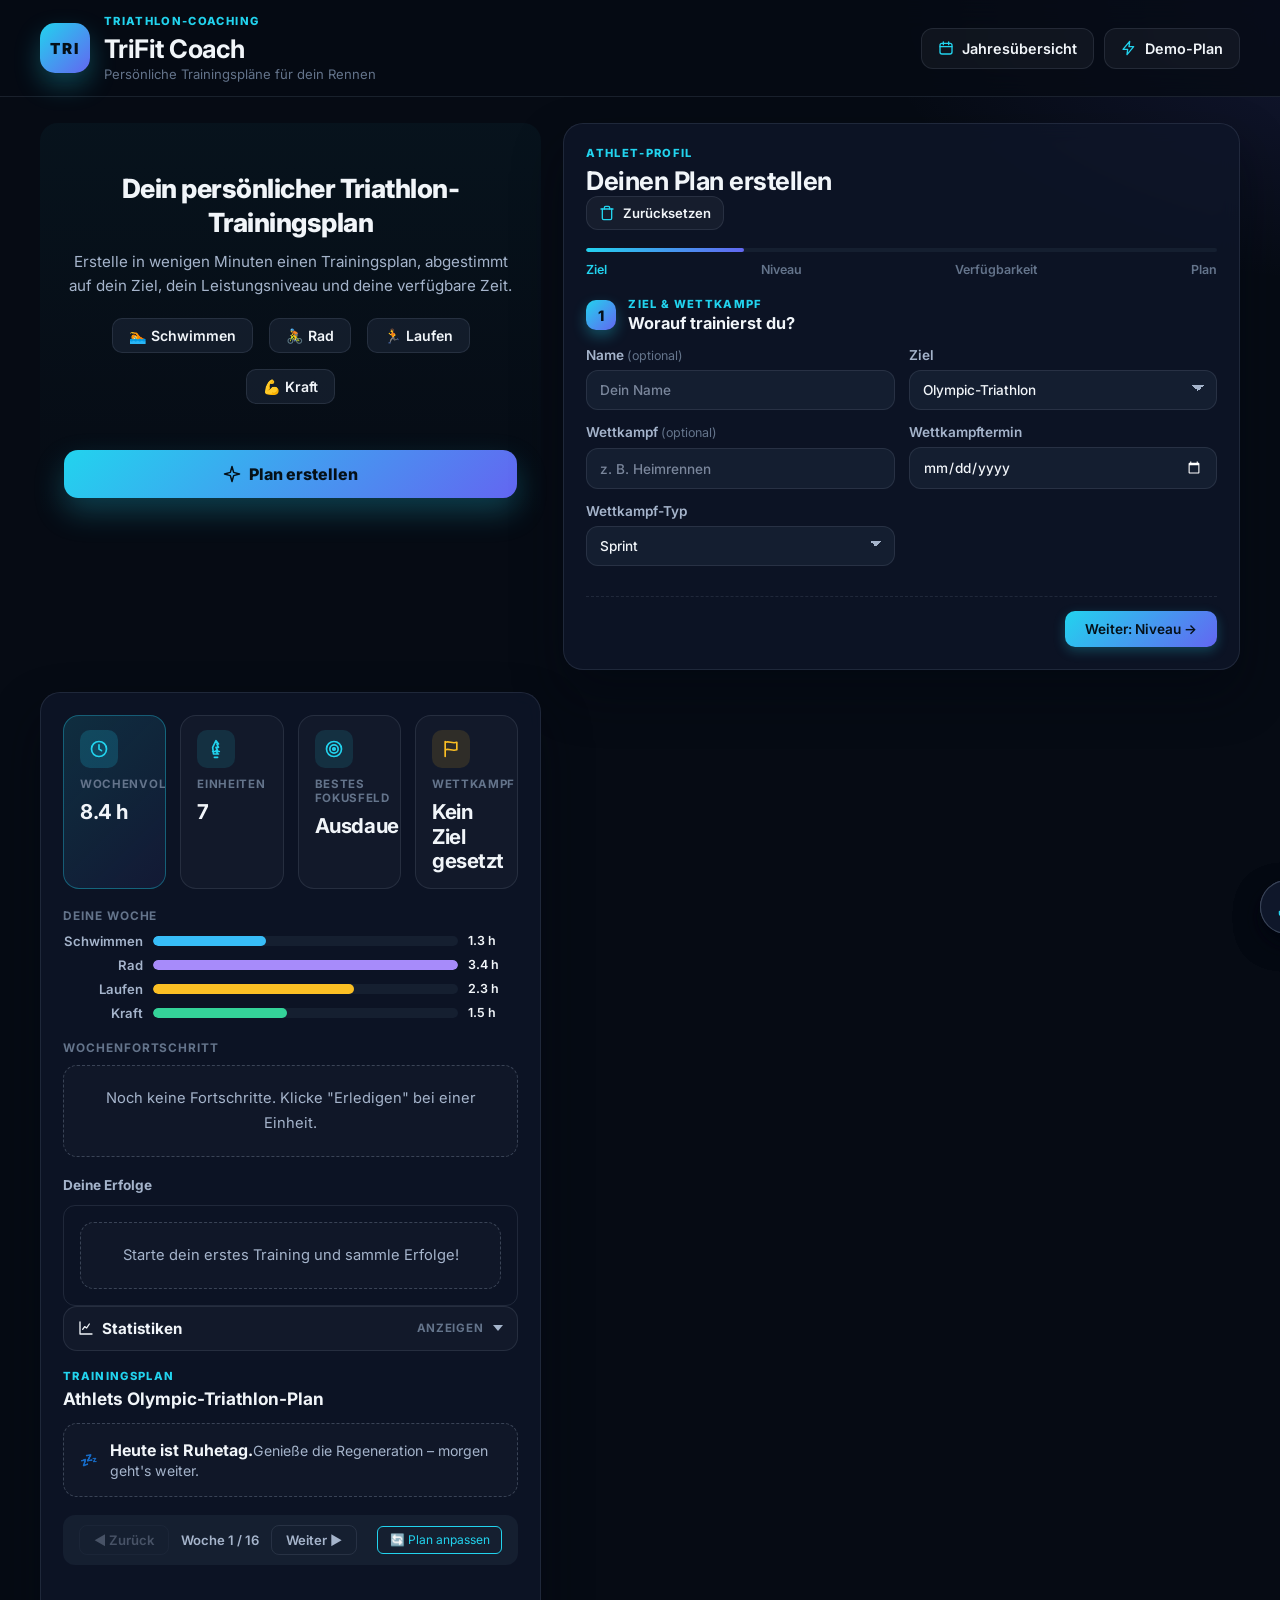
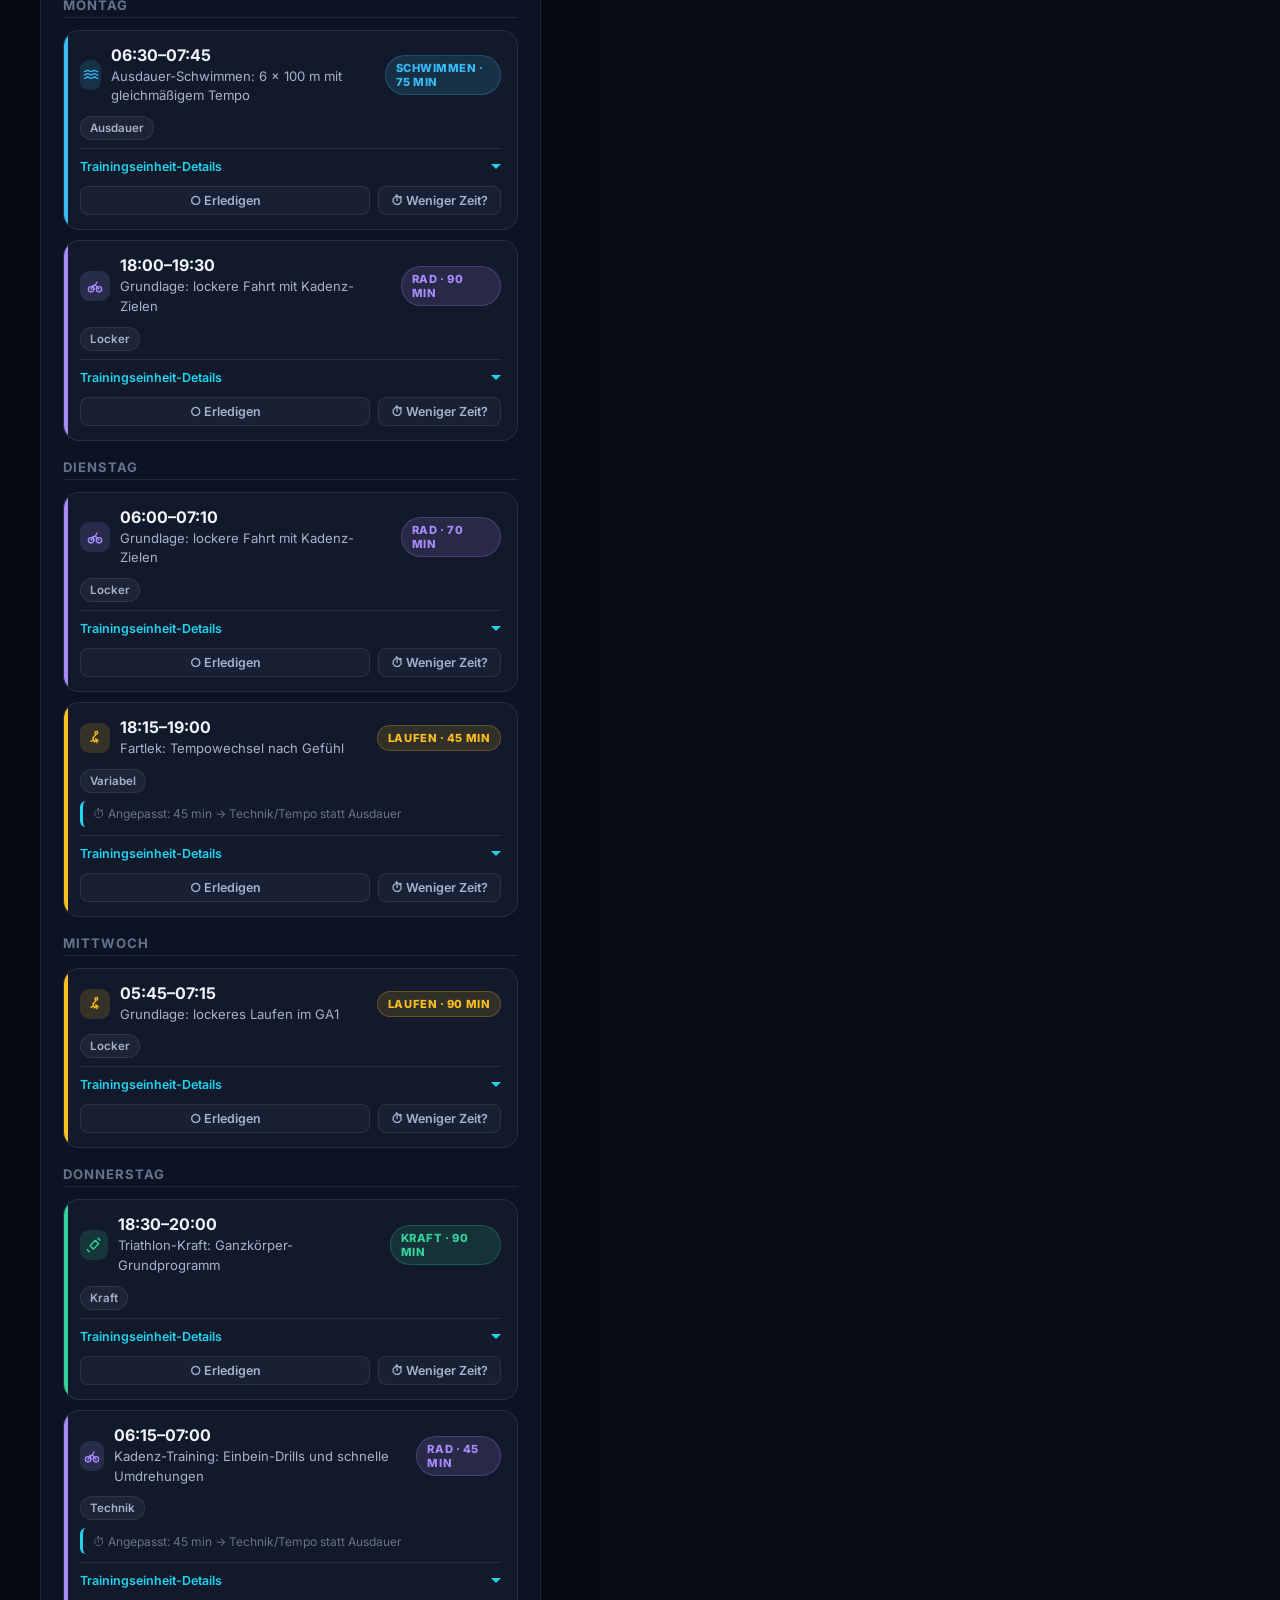
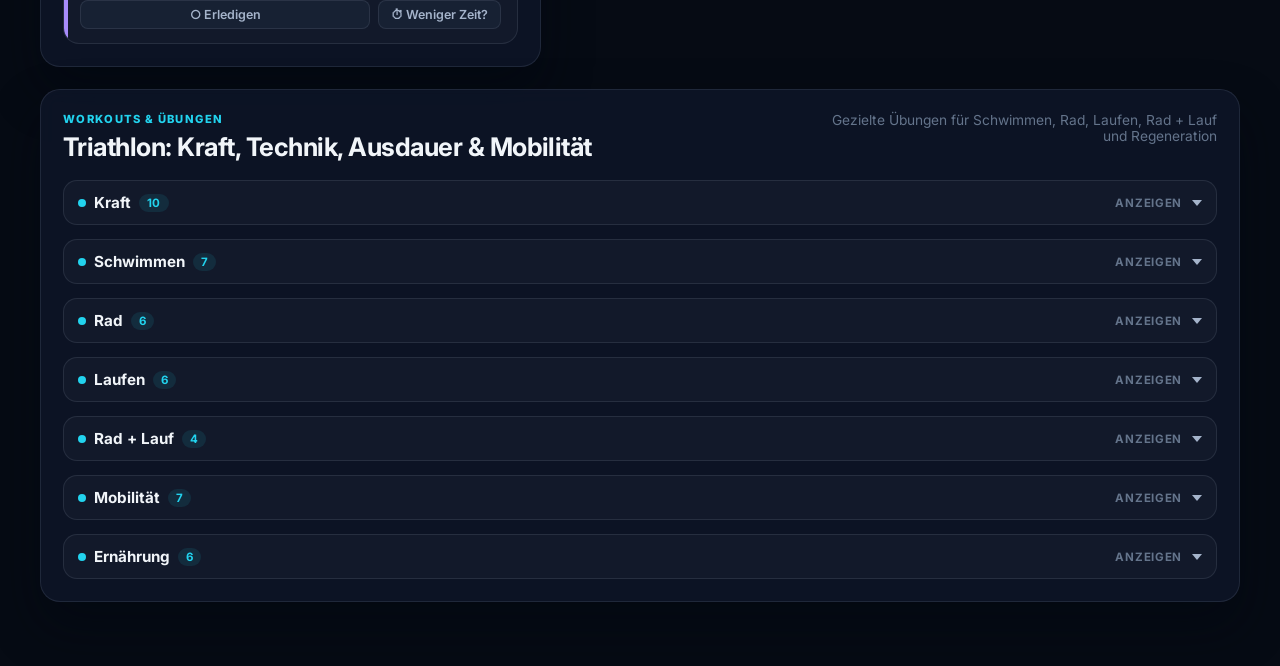
<file: index.html>
<!DOCTYPE html>
<html lang="de">
  <head>
    <meta charset="UTF-8" />
    <meta name="viewport" content="width=device-width, initial-scale=1.0" />
    <meta name="color-scheme" content="dark" />
    <title>TriFit Coach – Persönlicher Triathlon-Trainingsplan</title>
    <meta name="description" content="Persönliche Triathlon-Trainingspläne mit Verfügbarkeitskalender, Saisonplan und Kraftübungen." />
    <meta name="theme-color" content="#060b14" />
    <meta property="og:type" content="website" />
    <meta property="og:title" content="TriFit Coach" />
    <meta property="og:description" content="Persönliche Triathlon-Trainingspläne mit Verfügbarkeitskalender, Saisonplan und Kraftübungen." />
    <meta property="og:site_name" content="TriFit Coach" />
    <link rel="manifest" href="manifest.json" />
    <link rel="icon" href="data:image/svg+xml,<svg xmlns='http://www.w3.org/2000/svg' viewBox='0 0 100 100'><text y='.9em' font-size='90'>🏊</text></svg>" />
    <link rel="preconnect" href="https://fonts.googleapis.com" />
    <link rel="preconnect" href="https://fonts.gstatic.com" crossorigin />
    <link
      href="https://fonts.googleapis.com/css2?family=Inter:wght@400;500;600;700;800&display=swap"
      rel="stylesheet"
    />
    <link rel="stylesheet" href="style.css" />
  </head>
  <body>
    <header class="topbar">
      <div class="shell">
        <div class="brand-block">
          <span class="brand-badge">TRI</span>
          <div class="brand-text">
            <p class="eyebrow">Triathlon-Coaching</p>
            <h1>TriFit Coach</h1>
            <p class="tagline">Persönliche Trainingspläne für dein Rennen</p>
          </div>
        </div>
        <div class="header-actions">
          <button id="annualViewBtn" class="ghost-btn" type="button" aria-label="Jahresübersicht öffnen">
            <svg viewBox="0 0 24 24" fill="none" stroke="currentColor" stroke-width="2" stroke-linecap="round" stroke-linejoin="round" aria-hidden="true">
              <rect x="3" y="5" width="18" height="16" rx="3"></rect>
              <path d="M8 3v4M16 3v4M3 10h18"></path>
            </svg>
            Jahresübersicht
          </button>
          <button id="loadDemoBtn" class="ghost-btn" type="button" aria-label="Demo-Plan laden">
            <svg viewBox="0 0 24 24" fill="none" stroke="currentColor" stroke-width="2" stroke-linecap="round" stroke-linejoin="round" aria-hidden="true">
              <path d="M13 2 3 14h7l-1 8 10-12h-7z"></path>
            </svg>
            Demo-Plan
          </button>
        </div>
      </div>
    </header>

    <div class="page-shell">
      <main class="app-layout">
        <section class="hero-section" id="heroSection">
          <div class="hero-content">
            <h2 class="hero-title">Dein persönlicher Triathlon-Trainingsplan</h2>
            <p class="hero-subtitle">Erstelle in wenigen Minuten einen Trainingsplan, abgestimmt auf dein Ziel, dein Leistungsniveau und deine verfügbare Zeit.</p>
            <div class="hero-disciplines">
              <span class="hero-disc">🏊 Schwimmen</span>
              <span class="hero-disc">🚴 Rad</span>
              <span class="hero-disc">🏃 Laufen</span>
              <span class="hero-disc">💪 Kraft</span>
            </div>
            <button type="button" class="primary-btn hero-cta" id="heroCtaBtn">
              <svg viewBox="0 0 24 24" fill="none" stroke="currentColor" stroke-width="2" stroke-linecap="round" stroke-linejoin="round" aria-hidden="true">
                <path d="M12 2l2.2 7.8L22 12l-7.8 2.2L12 22l-2.2-7.8L2 12l7.8-2.2z"></path>
              </svg>
              Plan erstellen
            </button>
          </div>
        </section>

        <section class="panel form-panel" id="formPanel">
          <div class="panel-header">
            <div>
              <p class="section-tag">Athlet-Profil</p>
              <h2>Deinen Plan erstellen</h2>
            </div>
            <div class="header-actions">
              <button type="button" id="resetAllBtn" class="ghost-btn mini-btn" title="Alle gespeicherten Daten löschen">
                <svg viewBox="0 0 24 24" fill="none" stroke="currentColor" stroke-width="2" stroke-linecap="round" stroke-linejoin="round" aria-hidden="true"><path d="M3 6h18"/><path d="M19 6v14c0 1-1 2-2 2H7c-1 0-2-1-2-2V6"/><path d="M8 6V4c0-1 1-2 2-2h4c1 0 2 1 2 2v2"/></svg>
                Zurücksetzen
              </button>
            </div>
          </div>

          <div class="wizard-progress" id="wizardProgress">
            <div class="wizard-bar">
              <div class="wizard-fill" id="wizardFill"></div>
            </div>
            <div class="wizard-steps">
              <span class="wizard-step active" data-step="0">Ziel</span>
              <span class="wizard-step" data-step="1">Niveau</span>
              <span class="wizard-step" data-step="2">Verfügbarkeit</span>
              <span class="wizard-step" data-step="3">Plan</span>
            </div>
          </div>

          <form id="plannerForm" class="planner-form">
            <fieldset class="form-section wizard-page active" data-wizard="0">
              <div class="section-heading">
                <span class="step-badge">1</span>
                <div>
                  <p class="section-tag">Ziel & Wettkampf</p>
                  <h3>Worauf trainierst du?</h3>
                </div>
              </div>

              <div class="field-grid">
                <label>
                  <span>Name <span class="optional-tag">(optional)</span></span>
                  <input id="athleteName" name="athleteName" type="text" value="" placeholder="Dein Name" />
                </label>

                <label>
                  <span>Ziel</span>
                  <select id="goal" name="goal">
                    <option value="sprint">Sprint-Triathlon</option>
                    <option value="olympic">Olympic-Triathlon</option>
                    <option value="half">Halb-Ironman</option>
                    <option value="ironman">Ironman</option>
                  </select>
                </label>

                <label>
                  <span>Wettkampf <span class="optional-tag">(optional)</span></span>
                  <input id="eventName" name="eventName" type="text" placeholder="z. B. Heimrennen" />
                </label>

                <label>
                  <span>Wettkampftermin</span>
                  <input id="eventDate" name="eventDate" type="date" />
                </label>

                <label>
                  <span>Wettkampf-Typ</span>
                  <select id="eventType" name="eventType">
                    <option value="sprint">Sprint</option>
                    <option value="olympic">Olympic Distance</option>
                    <option value="half">Halb-Ironman</option>
                    <option value="ironman">Ironman</option>
                  </select>
                </label>
              </div>

              <div class="wizard-nav">
                <span></span>
                <button type="button" class="wizard-next-btn" data-dir="1">Weiter: Niveau →</button>
              </div>
            </fieldset>

            <fieldset class="form-section wizard-page" data-wizard="1">
              <div class="section-heading">
                <span class="step-badge">2</span>
                <div>
                  <p class="section-tag">Niveau</p>
                  <h3>Wie fit bist du in jeder Disziplin?</h3>
                </div>
              </div>

              <div class="field-grid">
                <label>
                  <span>Erfahrung</span>
                  <select id="experience" name="experience">
                    <option value="beginner">Anfänger</option>
                    <option value="intermediate" selected>Fortgeschritten</option>
                    <option value="advanced">Erfahren</option>
                  </select>
                </label>

                <label>
                  <span>Schwerpunkt</span>
                  <select id="focus" name="focus">
                    <option value="performance">Leistung</option>
                    <option value="endurance" selected>Ausdauer</option>
                    <option value="technique">Technik</option>
                    <option value="recovery">Erholung</option>
                  </select>
                </label>

                <label>
                  <span>Schwimm-Niveau</span>
                  <select id="swimLevel" name="swimLevel">
                    <option value="beginner">Anfänger</option>
                    <option value="intermediate" selected>Fortgeschritten</option>
                    <option value="advanced">Erfahren</option>
                  </select>
                </label>

                <label>
                  <span>Rad-Niveau</span>
                  <select id="bikeLevel" name="bikeLevel">
                    <option value="beginner">Anfänger</option>
                    <option value="intermediate" selected>Fortgeschritten</option>
                    <option value="advanced">Erfahren</option>
                  </select>
                </label>

                <label>
                  <span>Lauf-Niveau</span>
                  <select id="runLevel" name="runLevel">
                    <option value="beginner">Anfänger</option>
                    <option value="intermediate" selected>Fortgeschritten</option>
                    <option value="advanced">Erfahren</option>
                  </select>
                </label>

                <label>
                  <span>Trainings-Tage/Woche</span>
                  <input id="trainingDays" name="trainingDays" type="number" min="1" max="7" value="5" />
                </label>
              </div>

              <div class="wizard-nav">
                <button type="button" class="wizard-prev-btn" data-dir="-1">← Zurück</button>
                <button type="button" class="wizard-next-btn" data-dir="1">Weiter: Verfügbarkeit →</button>
              </div>
            </fieldset>

            <div class="wizard-page" data-wizard="2">
              <div class="availability-box">
                <div class="availability-header">
                  <div>
                    <p class="section-tag">Verfügbarkeit</p>
                    <h3>Wann hast du Zeit?</h3>
                  </div>
                  <span id="availabilitySummary" class="summary-pill">0 h</span>
                </div>
                <div id="timeTable" class="time-table"></div>
              </div>

              <div class="wizard-nav">
                <button type="button" class="wizard-prev-btn" data-dir="-1">← Zurück</button>
                <button type="button" class="wizard-next-btn" data-dir="1">Weiter: Leistungsdaten →</button>
              </div>
            </div>

            <fieldset class="optional-fields wizard-page" id="performanceFieldset" data-wizard="3">
              <legend>Leistungsdaten <span class="optional-tag">(optional – verbessert die Planung)</span></legend>
              <div class="form-grid-3">
                <label>
                  <span>400 m Schwimmzeit</span>
                  <input id="swimTime" name="swimTime" type="text" placeholder="z. B. 8:30" autocomplete="off" />
                </label>
                <label>
                  <span>FTP (Watt) <span class="info-tooltip" title="Functional Threshold Power – deine maximale Dauerleistung über ca. 1 Stunde. Feld leer lassen, wenn unbekannt.">ⓘ</span></span>
                  <input id="ftpWatts" name="ftpWatts" type="number" min="50" max="500" placeholder="z. B. 220" />
                </label>
                <label>
                  <span>5-km-Bestzeit</span>
                  <input id="fiveKTime" name="fiveKTime" type="text" placeholder="z. B. 24:00" autocomplete="off" />
                </label>
                <label>
                  <span>Maximale HF (bpm)</span>
                  <input id="maxHR" name="maxHR" type="number" min="120" max="220" placeholder="z. B. 185" />
                </label>
                <label>
                  <span>Ruhepuls (bpm)</span>
                  <input id="restHR" name="restHR" type="number" min="35" max="100" placeholder="z. B. 55" />
                </label>
              </div>

              <div class="wizard-nav">
                <button type="button" class="wizard-prev-btn" data-dir="-1">← Zurück</button>
                <button class="primary-btn" type="submit">
                  <svg viewBox="0 0 24 24" fill="none" stroke="currentColor" stroke-width="2" stroke-linecap="round" stroke-linejoin="round" aria-hidden="true">
                    <path d="M12 2l2.2 7.8L22 12l-7.8 2.2L12 22l-2.2-7.8L2 12l7.8-2.2z"></path>
                  </svg>
                  Plan generieren
                </button>
              </div>
            </fieldset>
          </form>
        </section>

        <section class="panel output-panel">
          <div class="summary-grid">
            <article class="summary-card accent">
              <div class="sum-icon">
                <svg viewBox="0 0 24 24" fill="none" stroke="currentColor" stroke-width="2" stroke-linecap="round" stroke-linejoin="round" aria-hidden="true">
                  <circle cx="12" cy="12" r="9"></circle>
                  <path d="M12 7v5l3 2"></path>
                </svg>
              </div>
              <span class="label">Wochenvolumen</span>
              <strong id="weeklyVolume">0 h</strong>
            </article>
            <article class="summary-card">
              <div class="sum-icon">
                <svg viewBox="0 0 24 24" fill="none" stroke="currentColor" stroke-width="2" stroke-linecap="round" stroke-linejoin="round" aria-hidden="true">
                  <path d="M9 18h6M10 22h4M8 15h8M12 2l3 4h-2l2 4h-3l2 4h-2l2 4H9l-1-8z"></path>
                </svg>
              </div>
              <span class="label">Einheiten</span>
              <strong id="workoutCount">0</strong>
            </article>
            <article class="summary-card">
              <div class="sum-icon">
                <svg viewBox="0 0 24 24" fill="none" stroke="currentColor" stroke-width="2" stroke-linecap="round" stroke-linejoin="round" aria-hidden="true">
                  <circle cx="12" cy="12" r="9"></circle>
                  <circle cx="12" cy="12" r="5"></circle>
                  <circle cx="12" cy="12" r="1.5" fill="currentColor"></circle>
                </svg>
              </div>
              <span class="label">Bestes Fokusfeld</span>
              <strong id="focusMatch">-</strong>
            </article>
            <article class="summary-card event-card">
              <div class="sum-icon">
                <svg viewBox="0 0 24 24" fill="none" stroke="currentColor" stroke-width="2" stroke-linecap="round" stroke-linejoin="round" aria-hidden="true">
                  <path d="M5 3v18M5 4c5-2 8 2 14 0v9c-6 2-9-2-14 0"></path>
                </svg>
              </div>
              <span class="label">Wettkampf</span>
              <strong id="eventSummary">Kein Ziel gesetzt</strong>
            </article>
          </div>

          <div class="discipline-breakdown" id="disciplineBreakdown">
            <h4>Deine Woche</h4>
            <div class="disc-bars" id="discBars"></div>
          </div>

          <div class="progress-panel">
            <h4>Wochenfortschritt</h4>
            <div id="progressChart" class="progress-chart"></div>
          </div>

          <div class="gamification-panel" id="gamificationPanel">
            <h4>Deine Erfolge</h4>
            <div id="gamificationContent" class="gamification-content"></div>
          </div>

          <div class="collapsible-panel">
            <button type="button" class="collapsible-toggle" aria-expanded="false" aria-controls="chartsBody">
              <span class="collapsible-title">
                <svg viewBox="0 0 24 24" fill="none" stroke="currentColor" stroke-width="2" stroke-linecap="round" stroke-linejoin="round" aria-hidden="true">
                  <path d="M3 3v18h18"></path>
                  <path d="M7 14l3-4 3 2 4-6"></path>
                </svg>
                Statistiken
              </span>
              <span class="collapsible-label">Anzeigen</span>
              <span class="collapsible-chevron"></span>
            </button>
            <div class="collapsible-body hidden" id="chartsBody">
              <div id="charts" class="charts">
                <div class="chart-block">
                  <h4>Disziplin-Fokus</h4>
                  <div id="pieChart" class="pie-chart" aria-hidden="false"></div>
                </div>
                <div class="chart-block">
                  <h4>Wochenvolumen pro Tag</h4>
                  <div id="barChart" class="bar-chart" aria-hidden="false"></div>
                </div>
              </div>
            </div>
          </div>

          <div class="result-block">
            <div class="result-header">
              <div>
                <p class="section-tag">Trainingsplan</p>
                <h3 id="planTitle">Dein Plan erscheint hier</h3>
              </div>
            </div>
            <div class="collapsible-panel hidden" id="timelinePanel">
              <button type="button" class="collapsible-toggle" aria-expanded="false" aria-controls="timelineBody">
                <span class="collapsible-title">
                  <svg viewBox="0 0 24 24" fill="none" stroke="currentColor" stroke-width="2" stroke-linecap="round" stroke-linejoin="round" aria-hidden="true">
                    <rect x="3" y="5" width="18" height="16" rx="2"></rect>
                    <path d="M3 10h18M8 3v4M16 3v4"></path>
                  </svg>
                  Saisonverlauf & Periodisierung
                </span>
                <span class="collapsible-label">Anzeigen</span>
                <span class="collapsible-chevron"></span>
              </button>
              <div class="collapsible-body hidden" id="timelineBody">
                <div id="eventPlanTimeline" class="event-plan-timeline"></div>
              </div>
            </div>
            <div id="todaySection" class="today-section"></div>
            <div id="weekPlanList" class="week-plan-list"></div>
          </div>
        </section>
      </main>

      <section class="panel strength-panel">
        <div class="panel-header split-header">
          <div>
            <p class="section-tag">Workouts & Übungen</p>
            <h2>Triathlon: Kraft, Technik, Ausdauer & Mobilität</h2>
          </div>
          <span class="helper-text">Gezielte Übungen für Schwimmen, Rad, Laufen, Rad + Lauf und Regeneration</span>
        </div>
        <div id="strengthList" class="strength-list"></div>
      </section>
    </div>

    <div id="annualModal" class="annual-modal hidden" aria-hidden="true">
      <div class="modal-card">
        <div class="modal-header">
          <div>
            <p class="section-tag">Jahresplan</p>
            <h2>Zeiten im Jahreskalender eintragen</h2>
          </div>
          <div class="modal-controls">
            <button id="prevDayBtn" class="ghost-btn mini-btn" type="button" aria-label="Vorheriger Tag">◀</button>
            <button id="todayBtn" class="ghost-btn mini-btn" type="button" aria-label="Heute">Heute</button>
            <button id="nextDayBtn" class="ghost-btn mini-btn" type="button" aria-label="Nächster Tag">▶</button>
            <button id="closeAnnualModal" class="ghost-btn mini-btn" type="button">Schließen</button>
          </div>
        </div>
        <div id="weekStrip" class="week-strip" aria-label="Woche auswählen"></div>
        <div class="modal-body">
          <div class="modal-left">
            <div id="annualEditor" class="annual-editor"></div>
            <div id="annualDayDetail" class="annual-day-detail"></div>
          </div>
          <div class="modal-right">
            <div class="grid-caption">
              <span>Jahresübersicht</span>
              <span class="grid-hint">Tag anklicken zum Bearbeiten</span>
            </div>
            <div id="annualGridModal" class="annual-grid annual-grid-modal"></div>
          </div>
        </div>
      </div>
    </div>

    <div id="confirmModal" class="modal hidden" role="dialog" aria-modal="true" aria-labelledby="confirmTitle">
      <div class="modal-backdrop" id="confirmBackdrop"></div>
      <div class="modal-body confirm-modal">
        <div class="modal-header">
          <h3 id="confirmTitle">Wirklich alles löschen?</h3>
          <button type="button" id="confirmCloseBtn" class="modal-close" aria-label="Abbrechen">&times;</button>
        </div>
        <div class="modal-content">
          <p>Alle gespeicherten Zeitfenster und Einstellungen werden gelöscht. Diese Aktion kann nicht rückgängig gemacht werden.</p>
        </div>
        <div class="modal-controls">
          <button type="button" id="confirmCancelBtn" class="ghost-btn">Abbrechen</button>
          <button type="button" id="confirmOkBtn" class="danger-btn">Ja, alles löschen</button>
        </div>
      </div>
    </div>

    <div id="fabContainer" class="fab-container">
      <button class="fab" data-action="annual" title="Jahresübersicht öffnen" aria-label="Jahresübersicht öffnen">
        <svg viewBox="0 0 24 24" fill="none" stroke="currentColor" stroke-width="2" stroke-linecap="round" stroke-linejoin="round" aria-hidden="true">
          <rect x="3" y="5" width="18" height="16" rx="3"></rect>
          <path d="M8 3v4M16 3v4M3 10h18"></path>
        </svg>
      </button>
      <button class="fab" data-action="demo" title="Demo-Plan laden" aria-label="Demo-Plan laden">
        <svg viewBox="0 0 24 24" fill="none" stroke="currentColor" stroke-width="2" stroke-linecap="round" stroke-linejoin="round" aria-hidden="true">
          <path d="M13 2 3 14h7l-1 8 10-12h-7z"></path>
        </svg>
      </button>
      <button class="fab" data-action="export" title="Export (JSON)" aria-label="Plan als JSON exportieren">
        <svg viewBox="0 0 24 24" fill="none" stroke="currentColor" stroke-width="2" stroke-linecap="round" stroke-linejoin="round" aria-hidden="true">
          <path d="M12 3v10m0 0l-4-4m4 4l4-4"></path>
          <path d="M4 17v2a2 2 0 0 0 2 2h12a2 2 0 0 0 2-2v-2"></path>
        </svg>
      </button>
    </div>

    <script src="script.js"></script>
    <script>
      if ('serviceWorker' in navigator) {
        window.addEventListener('load', () => {
          navigator.serviceWorker.register('sw.js').catch(() => {});
        });
      }
    </script>
  </body>
</html>
</file>
<file: style.css>
:root {
  --bg: #060b14;
  --surface: rgba(15, 23, 42, 0.78);
  --surface-solid: #0f172a;
  --surface-2: rgba(30, 41, 59, 0.55);
  --card: rgba(255, 255, 255, 0.028);
  --card-hover: rgba(255, 255, 255, 0.05);
  --border: rgba(148, 163, 184, 0.15);
  --border-strong: rgba(148, 163, 184, 0.32);
  --text: #f1f5f9;
  --text-2: #a5b4cb;
  --text-3: #64748b;
  --brand: #22d3ee;
  --accent: #22d3ee;
  --brand-2: #818cf8;
  --brand-grad: linear-gradient(135deg, #22d3ee 0%, #6366f1 100%);
  --swim: #38bdf8;
  --bike: #a78bfa;
  --run: #fbbf24;
  --strength: #34d399;
  --rest: #f87171;
  --success: #34d399;
  --error: #fb7185;
  --focus-ring: 0 0 0 3px rgba(34, 211, 238, 0.25);
  --radius: 14px;
  --radius-lg: 20px;
  --shadow: 0 24px 50px rgba(2, 6, 16, 0.45);
  --font: "Inter", system-ui, -apple-system, "Segoe UI", sans-serif;
}

* {
  box-sizing: border-box;
}

html {
  scroll-behavior: smooth;
  scrollbar-color: rgba(148, 163, 184, 0.3) transparent;
}

body {
  margin: 0;
  min-height: 100vh;
  font-family: var(--font);
  color: var(--text);
  background:
    radial-gradient(1100px 500px at 15% -10%, rgba(56, 189, 248, 0.16), transparent 60%),
    radial-gradient(900px 480px at 110% 0%, rgba(99, 102, 241, 0.16), transparent 60%),
    radial-gradient(800px 500px at 50% 110%, rgba(52, 211, 153, 0.07), transparent 60%),
    var(--bg);
}

::selection {
  background: rgba(34, 211, 238, 0.3);
}

button,
input,
select {
  font: inherit;
}

:focus-visible {
  outline: 2px solid var(--brand);
  outline-offset: 2px;
}

::-webkit-scrollbar {
  width: 10px;
  height: 10px;
}

::-webkit-scrollbar-thumb {
  background: rgba(148, 163, 184, 0.25);
  border-radius: 999px;
  border: 2px solid transparent;
  background-clip: content-box;
}

::-webkit-scrollbar-thumb:hover {
  background: rgba(148, 163, 184, 0.45);
  border: 2px solid transparent;
  background-clip: content-box;
}

/* ---------- Layout ---------- */

.page-shell {
  width: min(1200px, calc(100% - 32px));
  margin: 0 auto;
  padding: 26px 0 64px;
}

.app-layout {
  display: grid;
  grid-template-columns: minmax(320px, 1fr) minmax(0, 1.35fr);
  gap: 22px;
  align-items: start;
}

/* ---------- Top bar ---------- */

.topbar {
  position: sticky;
  top: 0;
  z-index: 40;
  background: rgba(6, 11, 20, 0.78);
  backdrop-filter: blur(14px);
  -webkit-backdrop-filter: blur(14px);
  border-bottom: 1px solid var(--border);
}

.shell {
  width: min(1200px, calc(100% - 32px));
  margin: 0 auto;
  padding: 14px 0;
  display: flex;
  justify-content: space-between;
  align-items: center;
  gap: 16px;
}

.brand-block {
  display: flex;
  align-items: center;
  gap: 14px;
}

.brand-badge {
  display: grid;
  place-items: center;
  width: 50px;
  height: 50px;
  border-radius: 15px;
  background: var(--brand-grad);
  color: #051018;
  font-weight: 900;
  letter-spacing: 0.15em;
  font-size: 0.95rem;
  box-shadow: 0 12px 26px rgba(34, 211, 238, 0.28);
}

.brand-text h1 {
  margin: 0;
  font-size: clamp(1.5rem, 2vw, 2rem);
  letter-spacing: -0.02em;
}

.tagline {
  margin: 2px 0 0;
  color: var(--text-3);
  font-size: 0.82rem;
}

.header-actions {
  display: flex;
  align-items: center;
  gap: 10px;
  flex-wrap: wrap;
}

/* ---------- Typography ---------- */

h1,
h2,
h3,
h4,
p {
  margin: 0;
}

.eyebrow,
.section-tag {
  margin: 0 0 5px;
  color: var(--brand);
  text-transform: uppercase;
  letter-spacing: 0.12em;
  font-size: 0.7rem;
  font-weight: 800;
}

h2 {
  font-size: clamp(1.35rem, 2vw, 1.8rem);
  letter-spacing: -0.02em;
}

h3 {
  font-size: 1.08rem;
}

/* ---------- Buttons ---------- */

.ghost-btn,
.primary-btn {
  display: inline-flex;
  align-items: center;
  justify-content: center;
  gap: 8px;
  border: none;
  cursor: pointer;
  transition: transform 0.18s ease, background 0.18s ease, border-color 0.18s ease, box-shadow 0.18s ease;
}

.ghost-btn {
  background: rgba(255, 255, 255, 0.045);
  color: var(--text);
  border: 1px solid var(--border);
  padding: 11px 16px;
  border-radius: 12px;
  font-weight: 600;
  font-size: 0.9rem;
}

.ghost-btn:hover {
  background: rgba(255, 255, 255, 0.08);
  border-color: var(--border-strong);
  transform: translateY(-1px);
}

.ghost-btn svg {
  width: 16px;
  height: 16px;
  color: var(--brand);
  flex: 0 0 auto;
}

.ghost-btn.mini-btn {
  padding: 8px 12px;
  font-size: 0.82rem;
}

.primary-btn {
  width: 100%;
  margin-top: 22px;
  padding: 15px 22px;
  border-radius: 14px;
  background: var(--brand-grad);
  color: #051018;
  font-weight: 800;
  font-size: 1rem;
  box-shadow: 0 14px 30px rgba(34, 211, 238, 0.25);
}

.primary-btn:hover {
  transform: translateY(-2px);
  box-shadow: 0 18px 38px rgba(99, 102, 241, 0.35);
  filter: brightness(1.06);
}

.primary-btn:active {
  transform: translateY(0);
}

.primary-btn svg {
  width: 18px;
  height: 18px;
}

.text-btn {
  background: none;
  border: none;
  color: var(--text-3);
  cursor: pointer;
  font-size: 0.78rem;
  text-decoration: underline;
  text-underline-offset: 3px;
  padding: 4px;
}

.text-btn:hover {
  color: var(--error);
}

/* ---------- Panels ---------- */

.panel {
  background: var(--surface);
  border: 1px solid var(--border);
  border-radius: var(--radius-lg);
  padding: 22px;
  box-shadow: var(--shadow);
  backdrop-filter: blur(10px);
}

.panel-header {
  margin-bottom: 18px;
}

/* ---------- Hero ---------- */

.hero-section {
  padding: 48px 24px 36px;
  text-align: center;
  background: linear-gradient(180deg, rgba(34, 211, 238, 0.04) 0%, transparent 100%);
  border-radius: 18px;
  margin-bottom: 24px;
}

.hero-title {
  font-size: 1.65rem;
  font-weight: 800;
  color: var(--text);
  margin: 0 0 10px;
  line-height: 1.3;
}

.hero-subtitle {
  font-size: 0.95rem;
  color: var(--text-2);
  max-width: 520px;
  margin: 0 auto 20px;
  line-height: 1.6;
}

.hero-disciplines {
  display: flex;
  justify-content: center;
  gap: 16px;
  flex-wrap: wrap;
  margin-bottom: 24px;
}

.hero-disc {
  padding: 8px 16px;
  border-radius: 10px;
  background: var(--surface-2);
  border: 1px solid var(--border);
  font-size: 0.88rem;
  font-weight: 600;
  color: var(--text);
}

.hero-cta {
  font-size: 1rem;
  padding: 14px 32px;
}

/* ---------- Wizard ---------- */

.wizard-progress {
  margin-bottom: 20px;
}

.wizard-bar {
  height: 4px;
  border-radius: 4px;
  background: var(--surface-2);
  overflow: hidden;
  margin-bottom: 10px;
}

.wizard-fill {
  height: 100%;
  border-radius: 4px;
  background: var(--brand-grad);
  transition: width 0.3s ease;
  width: 25%;
}

.wizard-steps {
  display: flex;
  justify-content: space-between;
}

.wizard-step {
  font-size: 0.78rem;
  font-weight: 600;
  color: var(--text-3);
  transition: color 0.2s;
}

.wizard-step.active {
  color: var(--accent);
}

.wizard-step.done {
  color: var(--text-2);
}

.wizard-page:not(.active) {
  display: none;
}

.wizard-page.active {
  display: grid;
  gap: 14px;
}

.wizard-nav {
  display: flex;
  justify-content: space-between;
  align-items: center;
  margin-top: 16px;
  padding-top: 14px;
  border-top: 1px dashed var(--border);
}

.wizard-prev-btn,
.wizard-next-btn {
  padding: 10px 20px;
  border-radius: 10px;
  font-size: 0.85rem;
  font-weight: 600;
  cursor: pointer;
  transition: background 0.15s, color 0.15s, border-color 0.15s;
}

.wizard-prev-btn {
  background: none;
  border: 1px solid var(--border);
  color: var(--text-2);
}

.wizard-prev-btn:hover {
  border-color: var(--text-2);
  color: var(--text);
}

.wizard-next-btn {
  background: var(--brand-grad);
  border: none;
  color: #051018;
  box-shadow: 0 4px 12px rgba(34, 211, 238, 0.25);
}

.wizard-next-btn:hover {
  box-shadow: 0 6px 18px rgba(34, 211, 238, 0.35);
}

.wizard-nav .primary-btn {
  font-size: 0.92rem;
}

.info-tooltip {
  display: inline-flex;
  align-items: center;
  justify-content: center;
  width: 16px;
  height: 16px;
  border-radius: 50%;
  background: var(--surface-2);
  border: 1px solid var(--border);
  font-size: 0.65rem;
  color: var(--text-3);
  cursor: help;
  position: relative;
  vertical-align: middle;
  margin-left: 4px;
}

.info-tooltip:hover::after {
  content: attr(title);
  position: absolute;
  bottom: 100%;
  left: 50%;
  transform: translateX(-50%);
  padding: 8px 12px;
  border-radius: 8px;
  background: var(--surface);
  border: 1px solid var(--border-strong);
  color: var(--text-2);
  font-size: 0.75rem;
  white-space: normal;
  width: 220px;
  z-index: 100;
  pointer-events: none;
  box-shadow: 0 4px 16px rgba(0,0,0,0.3);
}

/* ---------- Availability ---------- */

.avail-tabs {
  display: flex;
  gap: 4px;
  margin-bottom: 14px;
}

.avail-tab {
  flex: 1;
  padding: 8px 12px;
  border: 1px solid var(--border);
  border-radius: 8px;
  background: var(--surface-2);
  color: var(--text-2);
  font-size: 0.78rem;
  font-weight: 600;
  cursor: pointer;
  transition: background 0.15s, color 0.15s, border-color 0.15s;
  text-align: center;
}

.avail-tab:hover {
  border-color: var(--text-3);
  color: var(--text);
}

.avail-tab.active {
  background: var(--brand-grad);
  border-color: transparent;
  color: #051018;
}

.avail-panel:not(.active) {
  display: none;
}

.avail-panel.active {
  display: block;
}

.avail-panel-hint {
  font-size: 0.82rem;
  color: var(--text-3);
  margin-bottom: 12px;
  line-height: 1.5;
}

/* ---------- Availability ---------- */

/* Grid mode */

.avail-grid {
  display: grid;
  gap: 1px;
  max-height: 420px;
  overflow-y: auto;
}

.avail-grid-row {
  display: grid;
  grid-template-columns: 48px repeat(7, 1fr);
  gap: 2px;
  align-items: center;
}

.avail-grid-head {
  position: sticky;
  top: 0;
  z-index: 2;
  background: var(--card);
}

.avail-grid-head .avail-col-head {
  text-align: center;
  font-size: 0.7rem;
  font-weight: 700;
  color: var(--text-2);
  padding: 4px 0;
}

.avail-grid-time {
  font-size: 0.65rem;
  color: var(--text-3);
  text-align: right;
  padding-right: 6px;
  white-space: nowrap;
}

.avail-cell {
  display: grid;
  place-items: center;
  height: 22px;
  border-radius: 3px;
  border: 1px solid var(--border);
  background: var(--surface-2);
  cursor: pointer;
  transition: background 0.1s, border-color 0.1s;
}

.avail-cell:hover {
  border-color: var(--text-3);
}

.avail-cell.active {
  background: rgba(34, 211, 238, 0.18);
  border-color: var(--accent);
}

/* Sport restrictions */

.sport-list {
  display: grid;
  gap: 6px;
}

.sport-row {
  display: flex;
  align-items: center;
  gap: 10px;
  padding: 8px 10px;
  border-radius: 8px;
  background: var(--surface-2);
}

.sport-day-name {
  font-size: 0.82rem;
  font-weight: 700;
  color: var(--text);
  width: 80px;
  flex-shrink: 0;
}

.sport-checks {
  display: flex;
  gap: 8px;
}

.sport-check {
  display: flex;
  align-items: center;
  gap: 3px;
  cursor: pointer;
}

.sport-check input[type="checkbox"] {
  accent-color: var(--accent);
  cursor: pointer;
}

.sport-check span {
  font-size: 0.85rem;
}

/* Blocked periods */

.blocked-list {
  display: grid;
  gap: 6px;
  margin-bottom: 12px;
}

.blocked-period-row {
  display: flex;
  align-items: center;
  gap: 8px;
  padding: 8px 10px;
  border-radius: 8px;
  background: rgba(239, 68, 68, 0.06);
  border: 1px solid rgba(239, 68, 68, 0.2);
}

.blocked-dates {
  font-size: 0.78rem;
  font-weight: 600;
  color: var(--text);
  white-space: nowrap;
}

.blocked-tags {
  display: flex;
  gap: 4px;
}

.blocked-tag {
  font-size: 0.85rem;
}

.blocked-remove {
  margin-left: auto;
  display: grid;
  place-items: center;
  width: 22px;
  height: 22px;
  border: none;
  border-radius: 5px;
  background: transparent;
  color: var(--text-3);
  font-size: 0.75rem;
  cursor: pointer;
}

.blocked-remove:hover {
  background: rgba(239, 68, 68, 0.15);
  color: #ef4444;
}

.blocked-add-row {
  display: flex;
  align-items: center;
  gap: 6px;
  flex-wrap: wrap;
}

.blocked-sport-checks {
  display: flex;
  gap: 4px;
  align-items: center;
}

/* ---------- Form ---------- */

.planner-form {
  display: grid;
  gap: 20px;
}

.form-section {
  border: 0;
  margin: 0;
  padding: 0;
  min-width: 0;
  display: grid;
  gap: 14px;
}

.form-section + .form-section {
  padding-top: 20px;
  margin-top: 4px;
  border-top: 1px dashed var(--border);
}

.section-heading {
  display: flex;
  align-items: center;
  gap: 12px;
}

.step-badge {
  display: grid;
  place-items: center;
  width: 30px;
  height: 30px;
  flex: 0 0 30px;
  border-radius: 10px;
  background: var(--brand-grad);
  color: #051018;
  font-weight: 800;
  font-size: 0.9rem;
  box-shadow: 0 6px 14px rgba(34, 211, 238, 0.3);
}

.section-heading h3 {
  font-size: 1.02rem;
}

.section-heading .section-tag {
  margin-bottom: 2px;
}

.field-grid {
  display: grid;
  grid-template-columns: repeat(2, minmax(0, 1fr));
  gap: 14px;
}

.form-grid-3 {
  display: grid;
  grid-template-columns: repeat(3, minmax(0, 1fr));
  gap: 14px;
}

@media (max-width: 700px) {
  .form-grid-3 { grid-template-columns: 1fr; }
}

.optional-fields {
  border: 1px solid var(--border);
  border-radius: 12px;
  padding: 14px;
  background: rgba(255, 255, 255, 0.015);
}

.optional-fields legend {
  font-size: 0.88rem;
  font-weight: 700;
  color: var(--text);
  padding: 0 6px;
}

.optional-tag {
  font-weight: 400;
  color: var(--text-3);
  font-size: 0.78rem;
}

label {
  display: grid;
  gap: 7px;
  color: var(--text-2);
  font-size: 0.85rem;
  font-weight: 600;
}

input,
select {
  width: 100%;
  background: var(--surface-2);
  color: var(--text);
  border: 1px solid var(--border);
  border-radius: 12px;
  padding: 11px 13px;
  font-weight: 500;
  color-scheme: dark;
  transition: border-color 0.18s ease, box-shadow 0.18s ease, background 0.18s ease;
}

input:hover,
select:hover {
  border-color: var(--border-strong);
}

input:focus,
select:focus {
  outline: none;
  border-color: var(--brand);
  background: rgba(15, 23, 42, 0.92);
  box-shadow: var(--focus-ring);
}

input:invalid:not(:placeholder-shown),
select:invalid:not(:placeholder-shown) {
  border-color: var(--error);
  box-shadow: 0 0 0 2px rgba(251, 113, 133, 0.2);
}

.field-error {
  font-size: 0.78rem;
  color: var(--error);
  margin-top: 3px;
  display: none;
}

label.has-error .field-error {
  display: block;
}

label.has-error input,
label.has-error select {
  border-color: var(--error);
}

select {
  appearance: none;
  background-image: linear-gradient(45deg, transparent 50%, #a5b4cb 50%), linear-gradient(135deg, #a5b4cb 50%, transparent 50%);
  background-position: calc(100% - 18px) calc(50% - 2px), calc(100% - 12px) calc(50% - 2px);
  background-size: 6px 6px, 6px 6px;
  background-repeat: no-repeat;
}

input::placeholder {
  color: rgba(165, 180, 203, 0.7);
}

/* ---------- Availability ---------- */

.availability-box {
  padding: 4px 0 0;
}

.availability-header,
.result-header,
.split-header {
  display: flex;
  align-items: center;
  justify-content: space-between;
  gap: 14px;
}

.availability-header {
  margin-bottom: 12px;
}

.summary-pill {
  background: rgba(34, 211, 238, 0.1);
  border: 1px solid rgba(34, 211, 238, 0.35);
  color: var(--brand);
  padding: 7px 13px;
  border-radius: 999px;
  font-weight: 800;
  font-size: 0.9rem;
  white-space: nowrap;
}

.time-table {
  display: grid;
  gap: 10px;
}

.avail-week-card {
  border: 1px solid var(--border);
  border-radius: 16px;
  padding: 16px;
  background: linear-gradient(180deg, rgba(30, 41, 59, 0.4), rgba(15, 23, 42, 0.3));
}

.avail-week-head {
  display: flex;
  align-items: center;
  justify-content: space-between;
  gap: 12px;
  margin-bottom: 12px;
  flex-wrap: wrap;
}

.avail-week-summary {
  display: grid;
  gap: 3px;
}

.avail-week-summary strong {
  font-size: 1rem;
}

.avail-week-summary span {
  color: var(--text-3);
  font-size: 0.8rem;
}

.avail-week-actions {
  display: flex;
  align-items: center;
  gap: 12px;
}

.avail-day-list {
  display: grid;
  gap: 6px;
}

.avail-day-row {
  display: grid;
  grid-template-columns: 110px minmax(0, 1fr) 76px;
  gap: 10px;
  align-items: center;
  padding: 7px 10px;
  border-radius: 10px;
  background: rgba(148, 163, 184, 0.04);
}

.avail-day-name {
  font-weight: 700;
  font-size: 0.85rem;
  color: var(--text-2);
}

.avail-day-hours {
  font-size: 0.8rem;
  font-weight: 800;
  text-align: right;
  color: var(--text-3);
}

.avail-day-hours.has {
  color: var(--strength);
}

.avail-empty-hint {
  color: var(--text-3);
  font-size: 0.85rem;
  line-height: 1.6;
  padding: 6px 2px;
}

/* ---------- Summary cards ---------- */

.summary-grid {
  display: grid;
  grid-template-columns: repeat(4, minmax(0, 1fr));
  gap: 14px;
  margin-bottom: 20px;
}

.summary-card {
  display: flex;
  flex-direction: column;
  gap: 9px;
  background: var(--card);
  border: 1px solid var(--border);
  border-radius: 16px;
  padding: 14px 16px;
  position: relative;
  overflow: hidden;
  transition: border-color 0.18s ease, transform 0.18s ease;
}

.summary-card:hover {
  border-color: var(--border-strong);
  transform: translateY(-1px);
}

.sum-icon {
  width: 38px;
  height: 38px;
  border-radius: 10px;
  display: grid;
  place-items: center;
  background: rgba(34, 211, 238, 0.12);
  color: var(--brand);
}

.sum-icon svg {
  width: 20px;
  height: 20px;
}

.summary-card .label {
  color: var(--text-3);
  font-size: 0.72rem;
  font-weight: 700;
  text-transform: uppercase;
  letter-spacing: 0.06em;
}

.summary-card strong {
  font-size: clamp(1.1rem, 1.6vw, 1.5rem);
  letter-spacing: -0.02em;
  line-height: 1.2;
}

.summary-card.accent {
  background: linear-gradient(135deg, rgba(34, 211, 238, 0.14), rgba(99, 102, 241, 0.08));
  border-color: rgba(34, 211, 238, 0.35);
}

.summary-card.accent .sum-icon {
  background: rgba(34, 211, 238, 0.18);
}

.summary-card.event-card .sum-icon {
  color: var(--run);
  background: rgba(251, 191, 36, 0.12);
}

/* ---------- Discipline breakdown ---------- */

.discipline-breakdown {
  margin-bottom: 20px;
}

.discipline-breakdown h4 {
  margin: 0 0 10px;
  font-size: 0.74rem;
  text-transform: uppercase;
  letter-spacing: 0.08em;
  color: var(--text-3);
  font-weight: 700;
}

.disc-bars {
  display: flex;
  flex-direction: column;
  gap: 8px;
}

.disc-bar-row {
  display: flex;
  align-items: center;
  gap: 10px;
  font-size: 0.82rem;
  color: var(--text-2);
}

.disc-bar-label {
  width: 80px;
  flex: 0 0 80px;
  font-weight: 600;
  text-align: right;
}

.disc-bar-track {
  flex: 1;
  height: 10px;
  background: var(--surface-2);
  border-radius: 999px;
  overflow: hidden;
}

.disc-bar-fill {
  height: 100%;
  border-radius: 999px;
  transition: width 0.4s ease;
}

.disc-bar-fill.swim { background: var(--swim, #38bdf8); }
.disc-bar-fill.bike { background: var(--bike, #4ade80); }
.disc-bar-fill.run { background: var(--run, #fbbf24); }
.disc-bar-fill.strength { background: var(--strength, #a78bfa); }

.disc-bar-value {
  width: 50px;
  flex: 0 0 50px;
  font-size: 0.78rem;
  font-weight: 600;
  color: var(--text);
}

/* ---------- Charts ---------- */

.charts {
  display: grid;
  grid-template-columns: 210px minmax(0, 1fr);
  gap: 14px;
}

.chart-block {
  background: var(--card);
  border: 1px solid var(--border);
  border-radius: 16px;
  padding: 14px;
}

.chart-block h4 {
  margin: 0 0 12px;
  font-size: 0.74rem;
  text-transform: uppercase;
  letter-spacing: 0.08em;
  color: var(--text-3);
  font-weight: 700;
}

.pie-chart {
  display: flex;
  flex-direction: column;
  align-items: center;
  gap: 10px;
}

.pie-chart svg {
  max-width: 100%;
}

.pie-chart svg path {
  cursor: pointer;
}

.pie-legend {
  display: flex;
  flex-wrap: wrap;
  gap: 6px 12px;
  justify-content: center;
}

.legend-row {
  display: flex;
  align-items: center;
  font-size: 0.72rem;
  font-weight: 600;
  color: var(--text-2);
  cursor: pointer;
  transition: opacity 0.18s ease;
}

.bar-chart {
  width: 100%;
}

.bar-chart svg {
  width: 100%;
  height: auto;
  display: block;
}

.bar-chart svg g {
  cursor: pointer;
}

/* ---------- Results / plan ---------- */

.result-block {
  margin-top: 8px;
}

.result-header {
  margin-bottom: 14px;
}

.week-plan-list {
  display: grid;
  gap: 18px;
}

.output-panel.generating {
  position: relative;
  pointer-events: none;
}

.output-panel.generating::after {
  content: '';
  position: absolute;
  top: 0;
  left: 0;
  right: 0;
  bottom: 0;
  background: rgba(6, 11, 20, 0.5);
  border-radius: var(--radius-lg);
  z-index: 10;
  animation: fadeIn 0.15s ease;
}

@keyframes fadeIn {
  from { opacity: 0; }
  to { opacity: 1; }
}

.day-group {
  display: grid;
  gap: 10px;
}

.day-group-header {
  font-size: 0.82rem;
  font-weight: 700;
  text-transform: uppercase;
  letter-spacing: 0.08em;
  color: var(--text-3);
  padding-bottom: 4px;
  border-bottom: 1px solid var(--border);
  margin-bottom: 2px;
}

.day-plan-card {
  position: relative;
  border: 1px solid var(--border);
  background: var(--card);
  border-radius: 16px;
  padding: 14px 16px;
  overflow: hidden;
  transition: transform 0.18s ease, border-color 0.18s ease, background 0.18s ease;
}

.day-plan-card:hover {
  transform: translateY(-1px);
  border-color: var(--border-strong);
  background: var(--card-hover);
}

.day-plan-card::before {
  content: "";
  position: absolute;
  left: 0;
  top: 0;
  bottom: 0;
  width: 4px;
  background: var(--text-3);
}

.day-plan-card.swim::before {
  background: var(--swim);
}

.day-plan-card.bike::before {
  background: var(--bike);
}

.day-plan-card.run::before {
  background: var(--run);
}

.day-plan-card.strength::before {
  background: var(--strength);
}

.day-plan-card.rest::before {
  background: var(--rest);
}

.day-plan-card header {
  display: flex;
  justify-content: space-between;
  align-items: center;
  gap: 10px;
  margin-bottom: 10px;
}

.card-title-row {
  display: flex;
  align-items: center;
  gap: 10px;
}

.day-plan-card h4 {
  margin: 0;
  font-size: 1rem;
}

.disc-icon {
  display: grid;
  place-items: center;
  width: 30px;
  height: 30px;
  border-radius: 9px;
}

.disc-icon svg {
  width: 16px;
  height: 16px;
}

.disc-icon.swim {
  background: rgba(56, 189, 248, 0.15);
  color: var(--swim);
}

.disc-icon.bike {
  background: rgba(167, 139, 250, 0.15);
  color: var(--bike);
}

.disc-icon.run {
  background: rgba(251, 191, 36, 0.15);
  color: var(--run);
}

.disc-icon.strength {
  background: rgba(52, 211, 153, 0.15);
  color: var(--strength);
}

.disc-icon.rest {
  background: rgba(248, 113, 113, 0.15);
  color: var(--rest);
}

.pill {
  padding: 5px 10px;
  border-radius: 999px;
  font-size: 0.7rem;
  font-weight: 800;
  letter-spacing: 0.05em;
  text-transform: uppercase;
  border: 1px solid transparent;
}

.pill.swim {
  background: rgba(56, 189, 248, 0.14);
  color: var(--swim);
  border-color: rgba(56, 189, 248, 0.25);
}

.pill.bike {
  background: rgba(167, 139, 250, 0.14);
  color: var(--bike);
  border-color: rgba(167, 139, 250, 0.25);
}

.pill.run {
  background: rgba(251, 191, 36, 0.13);
  color: var(--run);
  border-color: rgba(251, 191, 36, 0.25);
}

.pill.strength {
  background: rgba(52, 211, 153, 0.13);
  color: var(--strength);
  border-color: rgba(52, 211, 153, 0.25);
}

.pill.rest {
  background: rgba(248, 113, 113, 0.12);
  color: var(--rest);
  border-color: rgba(248, 113, 113, 0.25);
}

.session-meta {
  display: flex;
  flex-wrap: wrap;
  gap: 8px;
  margin-bottom: 8px;
}

.session-meta span {
  background: rgba(148, 163, 184, 0.08);
  border: 1px solid var(--border);
  color: var(--text-2);
  padding: 4px 9px;
  border-radius: 999px;
  font-size: 0.72rem;
  font-weight: 600;
}

.session-description {
  margin: 0;
  color: var(--text-2);
  line-height: 1.6;
  font-size: 0.9rem;
}

.session-summary {
  display: block;
  margin-top: 2px;
  color: var(--text-2);
  font-size: 0.82rem;
  line-height: 1.5;
}

.session-workout-detail {
  margin-top: 8px;
  border-top: 1px solid var(--border);
  padding-top: 6px;
  cursor: pointer;
}

.session-workout-body {
  display: none;
  flex-direction: column;
  gap: 6px;
  padding: 8px 0;
  font-size: 0.85rem;
  color: var(--text-2);
  line-height: 1.6;
}

.session-workout-detail.open .session-workout-body {
  display: flex;
}

.workout-step {
  padding-left: 10px;
  border-left: 2px solid var(--accent);
}

.workout-step strong {
  color: var(--text);
  font-size: 0.8rem;
}

.workout-detail-toggle {
  display: flex;
  align-items: center;
  justify-content: space-between;
  padding: 4px 0;
  font-size: 0.78rem;
  color: var(--accent);
  font-weight: 600;
}

.workout-detail-label {
  pointer-events: none;
}

.zone-references {
  margin-top: 8px;
  padding-top: 8px;
  border-top: 1px dashed var(--border-strong);
  display: flex;
  flex-direction: column;
  gap: 4px;
}

.zone-ref {
  font-size: 0.78rem;
  color: var(--accent);
  font-weight: 500;
  padding-left: 10px;
  border-left: 2px solid var(--accent);
}

.phase-explanation {
  margin: 8px 0 0;
  padding: 8px 12px;
  background: var(--surface-2);
  border-radius: 8px;
  border-left: 3px solid var(--accent);
  font-size: 0.82rem;
  color: var(--text-2);
  line-height: 1.5;
  font-style: italic;
}

.complete-btn {
  display: block;
  width: 100%;
  margin-top: 8px;
  padding: 6px 12px;
  border: 1px solid var(--border);
  border-radius: 8px;
  background: var(--surface-2);
  color: var(--text-2);
  font-size: 0.78rem;
  font-weight: 600;
  cursor: pointer;
  transition: background 0.15s, color 0.15s, border-color 0.15s;
}

.complete-btn:hover {
  border-color: var(--accent);
  color: var(--text);
}

.complete-btn.done {
  background: rgba(34, 211, 238, 0.12);
  border-color: var(--accent);
  color: var(--accent);
}

.progress-panel {
  margin-bottom: 20px;
}

.progress-panel h4 {
  margin: 0 0 10px;
  font-size: 0.74rem;
  text-transform: uppercase;
  letter-spacing: 0.08em;
  color: var(--text-3);
  font-weight: 700;
}

.progress-chart {
  min-height: 60px;
}

.progress-bars {
  display: flex;
  align-items: flex-end;
  gap: 8px;
  height: 120px;
}

.progress-bar-col {
  display: flex;
  flex-direction: column;
  align-items: center;
  gap: 4px;
  flex: 1;
  height: 100%;
}

.progress-count {
  font-size: 0.72rem;
  font-weight: 700;
  color: var(--text);
}

.progress-track {
  flex: 1;
  width: 100%;
  background: var(--surface-2);
  border-radius: 4px;
  overflow: hidden;
  display: flex;
  align-items: flex-end;
}

.progress-fill {
  width: 100%;
  background: var(--accent);
  border-radius: 4px;
  transition: height 0.4s ease;
}

.progress-week {
  font-size: 0.65rem;
  color: var(--text-3);
  white-space: nowrap;
}

.empty-state {
  color: var(--text-2);
  padding: 20px;
  border: 1px dashed var(--border-strong);
  border-radius: 14px;
  background: rgba(255, 255, 255, 0.02);
  text-align: center;
  line-height: 1.7;
  font-size: 0.92rem;
}

.empty-state strong {
  color: var(--text);
}

/* ---------- Week navigation ---------- */

.week-nav {
  display: flex;
  align-items: center;
  justify-content: center;
  gap: 12px;
  margin-bottom: 14px;
  padding: 10px;
  border-radius: 12px;
  background: var(--surface-2);
}

.week-nav-btn {
  background: none;
  border: 1px solid var(--border);
  border-radius: 8px;
  padding: 6px 14px;
  color: var(--text-2);
  cursor: pointer;
  font-size: 0.82rem;
  font-weight: 600;
  transition: background 0.15s, color 0.15s;
}

.week-nav-btn:hover:not(:disabled) {
  background: var(--accent);
  color: var(--bg);
  border-color: var(--accent);
}

.week-nav-btn:disabled {
  opacity: 0.35;
  cursor: default;
}

.week-nav-label {
  font-size: 0.82rem;
  color: var(--text-2);
  font-weight: 600;
}

/* ---------- Recovery banner ---------- */

.recovery-banner {
  padding: 10px 14px;
  margin-bottom: 14px;
  border-radius: 12px;
  background: rgba(34, 211, 238, 0.08);
  border: 1px solid rgba(34, 211, 238, 0.25);
  color: var(--accent);
  font-size: 0.82rem;
  text-align: center;
}

/* ---------- Blocked sport indicators ---------- */

.blocked-info-banner {
  padding: 10px 14px;
  margin-bottom: 14px;
  border-radius: 12px;
  background: rgba(251, 191, 36, 0.08);
  border: 1px solid rgba(251, 191, 36, 0.25);
  color: #fbbf24;
  font-size: 0.82rem;
  line-height: 1.5;
}

.day-group.has-blocked {
  border-left: 3px solid rgba(251, 191, 36, 0.4);
  padding-left: 8px;
  border-radius: 0 12px 12px 0;
}

.blocked-badge {
  font-size: 0.7rem;
  background: rgba(251, 191, 36, 0.15);
  color: #fbbf24;
  padding: 2px 8px;
  border-radius: 8px;
  margin-left: 6px;
  font-weight: 600;
}

.blocked-note {
  font-size: 0.78rem;
  color: #fbbf24;
  background: rgba(251, 191, 36, 0.06);
  border: 1px solid rgba(251, 191, 36, 0.15);
  border-radius: 8px;
  padding: 6px 10px;
  margin: 4px 0;
  line-height: 1.4;
}

.day-plan-card.sport-replaced {
  border-color: rgba(251, 191, 36, 0.3);
}

.day-plan-card.sport-replaced::before {
  background: rgba(251, 191, 36, 0.25);
}

/* ---------- Today section ---------- */

.today-section {
  margin-bottom: 18px;
}

.today-card {
  display: flex;
  flex-direction: column;
  gap: 10px;
  padding: 16px;
  border-radius: 14px;
  border: 1px solid var(--border-strong);
  background: linear-gradient(135deg, rgba(34, 211, 238, 0.06) 0%, rgba(167, 139, 250, 0.04) 100%);
}

.today-card.today-rest {
  flex-direction: row;
  align-items: center;
  gap: 12px;
  border-style: dashed;
  background: rgba(255, 255, 255, 0.02);
}

.today-card.today-rest span {
  font-size: 0.88rem;
  color: var(--text-2);
}

.today-header {
  display: flex;
  align-items: center;
  gap: 10px;
}

.today-icon {
  font-size: 1.6rem;
  line-height: 1;
}

.today-greeting {
  display: block;
  font-size: 0.74rem;
  text-transform: uppercase;
  letter-spacing: 0.06em;
  color: var(--text-3);
}

.today-title {
  display: block;
  font-size: 1.05rem;
  color: var(--text);
}

.today-meta {
  display: block;
  font-size: 0.82rem;
  color: var(--text-2);
}

.today-steps {
  display: flex;
  flex-direction: column;
  gap: 4px;
  padding-left: 4px;
  border-left: 2px solid var(--border);
  margin-left: 4px;
}

.today-step {
  font-size: 0.84rem;
  color: var(--text-2);
  line-height: 1.5;
}

.today-step strong {
  color: var(--text);
}

/* ---------- RPE / Feedback ---------- */

.rpe-feedback {
  display: flex;
  align-items: center;
  gap: 8px;
  flex-wrap: wrap;
}

.rpe-select,
.mood-select {
  padding: 5px 8px;
  border: 1px solid var(--border);
  border-radius: 8px;
  background: var(--surface-2);
  color: var(--text);
  font-size: 0.78rem;
}

.rpe-submit-btn {
  padding: 5px 12px;
  border: 1px solid var(--accent);
  border-radius: 8px;
  background: rgba(34, 211, 238, 0.1);
  color: var(--accent);
  font-size: 0.78rem;
  font-weight: 600;
  cursor: pointer;
  transition: background 0.15s;
}

.rpe-submit-btn:hover {
  background: rgba(34, 211, 238, 0.2);
}

.rpe-saved {
  font-size: 0.78rem;
  color: var(--accent);
  font-weight: 600;
}

/* ---------- Time-squeeze ---------- */

.card-actions {
  display: flex;
  gap: 8px;
  margin-top: 8px;
}

.card-actions .complete-btn {
  flex: 1;
  margin-top: 0;
}

.squeeze-btn {
  padding: 6px 12px;
  border: 1px solid var(--border);
  border-radius: 8px;
  background: var(--surface-2);
  color: var(--text-2);
  font-size: 0.78rem;
  font-weight: 600;
  cursor: pointer;
  white-space: nowrap;
  transition: background 0.15s, color 0.15s, border-color 0.15s;
}

.squeeze-btn:hover {
  border-color: var(--accent);
  color: var(--text);
}

.squeeze-options {
  display: flex;
  align-items: center;
  gap: 8px;
  flex-wrap: wrap;
  margin-top: 8px;
  padding: 8px;
  border-radius: 10px;
  background: rgba(255, 255, 255, 0.03);
  border: 1px dashed var(--border);
}

.squeeze-label {
  font-size: 0.78rem;
  color: var(--text-2);
}

.squeeze-choice {
  padding: 4px 10px;
  border: 1px solid var(--border);
  border-radius: 6px;
  background: var(--surface-2);
  color: var(--text);
  font-size: 0.78rem;
  font-weight: 600;
  cursor: pointer;
  transition: background 0.15s, border-color 0.15s;
}

.squeeze-choice:hover {
  background: var(--accent);
  color: var(--bg);
  border-color: var(--accent);
}

/* ---------- Event timeline / periodization ---------- */

.event-plan-timeline {
  margin-top: 14px;
  display: grid;
  gap: 14px;
}

.full-plan-until-event {
  display: grid;
  gap: 14px;
}

.period-week-block {
  border: 1px solid var(--border);
  border-radius: 16px;
  padding: 14px 16px;
  background: var(--card);
}

.period-week-block h4 {
  margin: 0 0 12px;
  font-size: 0.9rem;
  color: var(--text-2);
  font-weight: 700;
}

.period-week-block h4 .phase {
  color: var(--brand);
}

.period-timeline {
  margin-bottom: 4px;
}

.period-timeline h4 {
  margin: 0 0 12px;
  font-size: 0.9rem;
  color: var(--text-2);
}

.period-week {
  padding: 9px 12px;
  border-radius: 10px;
  background: rgba(148, 163, 184, 0.05);
  border: 1px solid var(--border);
  margin-bottom: 8px;
  font-size: 0.84rem;
  color: var(--text-2);
}

.period-week strong {
  color: var(--text);
}

.period-week .phase {
  color: var(--brand);
  font-weight: 800;
}

.week-session {
  border-left: 3px solid var(--strength);
  background: rgba(9, 14, 26, 0.5);
  border-radius: 10px;
  padding: 9px 12px;
  font-size: 0.8rem;
  line-height: 1.5;
  color: var(--text-2);
}

.week-session + .week-session {
  margin-top: 8px;
}

.week-session strong {
  color: var(--text);
  font-size: 0.84rem;
  display: block;
  margin-bottom: 2px;
}

.week-session small {
  color: var(--text-3);
}

.week-session.swim {
  border-color: var(--swim);
}

.week-session.bike {
  border-color: var(--bike);
}

.week-session.run {
  border-color: var(--run);
}

.week-session.strength {
  border-color: var(--strength);
}

.week-session.rest {
  border-color: var(--rest);
}

/* ---------- Strength panel ---------- */

.strength-panel {
  margin-top: 22px;
}

.split-header {
  align-items: flex-start;
}

.helper-text {
  color: var(--text-3);
  font-size: 0.86rem;
  max-width: 44ch;
  text-align: right;
}

.strength-list {
  margin-top: 18px;
}

.exercise-section {
  margin-bottom: 14px;
}

.exercise-section:last-child {
  margin-bottom: 0;
}

.ex-cat-body {
  margin-top: 12px;
}

.ex-cat-header {
  display: flex;
  align-items: center;
  gap: 10px;
  width: 100%;
  padding: 12px 14px;
  background: var(--card);
  border: 1px solid var(--border);
  border-radius: 14px;
  color: var(--text);
  cursor: pointer;
  font: inherit;
  text-align: left;
  transition: border-color 0.18s ease, background 0.18s ease;
}

.ex-cat-header:hover {
  border-color: var(--border-strong);
  background: var(--card-hover);
}

.ex-cat-title {
  font-size: 0.95rem;
  font-weight: 700;
}

.ex-cat-dot {
  width: 8px;
  height: 8px;
  border-radius: 50%;
  background: var(--brand);
  flex: none;
}

.ex-cat-count {
  font-size: 0.72rem;
  font-weight: 700;
  color: var(--brand);
  background: rgba(34, 211, 238, 0.1);
  border-radius: 999px;
  padding: 2px 8px;
  letter-spacing: 0.04em;
}

.exercise-grid {
  display: grid;
  grid-template-columns: repeat(3, minmax(0, 1fr));
  gap: 12px;
}

.exercise-card {
  border: 1px solid var(--border);
  background: var(--card);
  border-radius: 16px;
  padding: 16px;
  transition: transform 0.18s ease, border-color 0.18s ease, background 0.18s ease;
}

.exercise-card:hover {
  transform: translateY(-2px);
  border-color: var(--border-strong);
  background: var(--card-hover);
}

.exercise-card .meta {
  display: flex;
  justify-content: space-between;
  gap: 8px;
  margin-bottom: 8px;
  color: var(--brand);
  font-weight: 800;
  font-size: 0.7rem;
  text-transform: uppercase;
  letter-spacing: 0.05em;
}

.exercise-card h4 {
  margin: 0 0 6px;
  font-size: 1rem;
}

.exercise-card p {
  margin: 0;
  color: var(--text-2);
  line-height: 1.6;
  font-size: 0.86rem;
}

/* Explanation box */
.ex-howto {
  margin-top: 12px;
  padding: 10px 12px;
  border-radius: 10px;
  background: rgba(34, 211, 238, 0.06);
  border: 1px solid rgba(34, 211, 238, 0.18);
  color: var(--text-2);
  font-size: 0.82rem;
  line-height: 1.55;
  cursor: pointer;
}

.ex-howto-body {
  max-height: 3.2em;
  overflow: hidden;
  mask-image: linear-gradient(to bottom, #000 55%, transparent 95%);
  -webkit-mask-image: linear-gradient(to bottom, #000 55%, transparent 95%);
  transition: max-height 0.25s ease;
}

.ex-howto.open .ex-howto-body {
  max-height: 500px;
  mask-image: none;
  -webkit-mask-image: none;
}

.ex-howto strong {
  color: var(--brand);
}

.ex-howto-toggle {
  display: inline-flex;
  align-items: center;
  gap: 6px;
  margin-top: 6px;
  color: var(--brand);
  font-size: 0.78rem;
  font-weight: 700;
  letter-spacing: 0.02em;
}

.ex-howto-chevron {
  width: 0;
  height: 0;
  border-left: 5px solid transparent;
  border-right: 5px solid transparent;
  border-top: 5px solid currentColor;
  transition: transform 0.25s ease;
}

.ex-howto.open .ex-howto-chevron {
  transform: rotate(180deg);
}

/* ---------- Collapsible panels ---------- */

.collapsible-panel {
  margin-bottom: 18px;
}

.collapsible-panel.hidden {
  display: none;
}

.collapsible-toggle {
  display: flex;
  align-items: center;
  gap: 10px;
  width: 100%;
  padding: 12px 14px;
  background: var(--card);
  border: 1px solid var(--border);
  border-radius: 14px;
  color: var(--text);
  cursor: pointer;
  font: inherit;
  text-align: left;
  transition: border-color 0.18s ease, background 0.18s ease;
}

.collapsible-toggle:hover {
  border-color: var(--border-strong);
  background: var(--card-hover);
}

.collapsible-toggle svg {
  width: 16px;
  height: 16px;
  flex: none;
}

.collapsible-title {
  display: flex;
  align-items: center;
  gap: 8px;
  font-size: 0.95rem;
  font-weight: 700;
}

.collapsible-label {
  margin-left: auto;
  font-size: 0.72rem;
  font-weight: 700;
  text-transform: uppercase;
  letter-spacing: 0.06em;
  color: var(--text-3);
}

.collapsible-chevron {
  width: 0;
  height: 0;
  border-left: 5px solid transparent;
  border-right: 5px solid transparent;
  border-top: 6px solid var(--text-2);
  flex: none;
  transition: transform 0.22s ease;
}

.collapsible-toggle.open .collapsible-chevron {
  transform: rotate(180deg);
}

.collapsible-body {
  margin-top: 14px;
}

.hidden {
  display: none;
}

/* ---------- Confirm Modal ---------- */

.modal {
  position: fixed;
  inset: 0;
  display: grid;
  place-items: center;
  z-index: 100;
  padding: 20px;
  animation: fadeIn 0.2s ease;
}

.modal.hidden {
  display: none;
}

.modal-backdrop {
  position: absolute;
  inset: 0;
  background: rgba(3, 8, 16, 0.75);
  backdrop-filter: blur(6px);
  -webkit-backdrop-filter: blur(6px);
}

.confirm-modal {
  position: relative;
  z-index: 1;
  background: linear-gradient(180deg, #0f1a2b 0%, #0b1524 100%);
  border: 1px solid var(--border-strong);
  border-radius: 18px;
  padding: 24px;
  max-width: 420px;
  width: 100%;
  box-shadow: var(--shadow);
  animation: slideUp 0.28s cubic-bezier(0.22, 0.9, 0.36, 1);
  display: grid;
  grid-template-columns: 1fr;
  gap: 0;
}

.confirm-modal .modal-header {
  margin-bottom: 10px;
}

.confirm-modal .modal-content {
  padding: 0 0 14px;
  color: var(--text-2);
  line-height: 1.5;
  font-size: 0.88rem;
}

.confirm-modal .modal-controls {
  display: flex;
  gap: 8px;
  justify-content: flex-end;
}

.modal-close {
  background: none;
  border: none;
  color: var(--text-3);
  font-size: 1.4rem;
  cursor: pointer;
  padding: 4px 8px;
  line-height: 1;
}

.modal-close:hover {
  color: var(--text);
}

.confirm-modal .ghost-btn {
  padding: 8px 16px;
  border: 1px solid var(--border);
  border-radius: 10px;
  background: transparent;
  color: var(--text-2);
  font-size: 0.85rem;
  cursor: pointer;
  transition: background 0.15s, color 0.15s;
}

.confirm-modal .ghost-btn:hover {
  background: var(--surface-2);
  color: var(--text);
}

.danger-btn {
  padding: 8px 16px;
  border: none;
  border-radius: 10px;
  background: #d32f2f;
  color: #fff;
  font-size: 0.85rem;
  font-weight: 600;
  cursor: pointer;
  transition: background 0.15s;
}

.danger-btn:hover {
  background: #b71c1c;
}

/* ---------- Annual modal ---------- */

.annual-modal {
  position: fixed;
  inset: 0;
  background: rgba(3, 8, 16, 0.75);
  backdrop-filter: blur(6px);
  -webkit-backdrop-filter: blur(6px);
  display: grid;
  place-items: center;
  z-index: 50;
  padding: 20px;
  animation: fadeIn 0.2s ease;
}

.annual-modal.hidden {
  display: none;
}

@keyframes slideUp {
  from {
    transform: translateY(14px);
    opacity: 0;
  }
  to {
    transform: none;
    opacity: 1;
  }
}

.modal-card {
  width: min(1200px, 100%);
  max-height: 92vh;
  display: flex;
  flex-direction: column;
  overflow: hidden;
  background: linear-gradient(180deg, #0f1a2b 0%, #0b1524 100%);
  border: 1px solid var(--border-strong);
  border-radius: 22px;
  padding: 22px;
  box-shadow: var(--shadow);
  animation: slideUp 0.28s cubic-bezier(0.22, 0.9, 0.36, 1);
}

.modal-header {
  display: flex;
  justify-content: space-between;
  align-items: center;
  gap: 14px;
  margin-bottom: 14px;
  flex-wrap: wrap;
}

.modal-controls {
  display: flex;
  gap: 8px;
  align-items: center;
  flex-wrap: wrap;
}

/* Old confirm-modal rules removed — now in Confirm Modal section above */

/* Wochen-Leiste für Einzel-Tag-Navigation */
.week-strip {
  display: flex;
  gap: 8px;
  flex-wrap: wrap;
  margin-bottom: 16px;
  padding-bottom: 14px;
  border-bottom: 1px solid var(--border);
}

.day-chip {
  display: grid;
  gap: 2px;
  place-items: center;
  min-width: 54px;
  padding: 8px 6px;
  border-radius: 12px;
  border: 1px solid var(--border);
  background: rgba(148, 163, 184, 0.05);
  color: var(--text-2);
  cursor: pointer;
  position: relative;
  transition: background 0.15s ease, border-color 0.15s ease, transform 0.15s ease;
}

.day-chip:hover {
  border-color: rgba(34, 211, 238, 0.5);
  transform: translateY(-1px);
}

.day-chip .chip-dow {
  font-size: 0.64rem;
  text-transform: uppercase;
  letter-spacing: 0.05em;
  color: var(--text-3);
}

.day-chip .chip-day {
  font-size: 0.95rem;
  font-weight: 700;
}

.day-chip.today .chip-day {
  color: var(--brand);
}

.day-chip.selected {
  background: var(--brand-grad);
  border-color: transparent;
  box-shadow: 0 8px 18px rgba(34, 211, 238, 0.3);
}

.day-chip.selected .chip-dow,
.day-chip.selected .chip-day {
  color: #061018;
}

.chip-dot {
  position: absolute;
  bottom: 4px;
  left: 50%;
  transform: translateX(-50%);
  width: 5px;
  height: 5px;
  border-radius: 50%;
  background: var(--strength);
}

.day-chip.selected .chip-dot {
  background: #061018;
}

/* Getrennte Scroll-Bereiche: links Editor + Detail, rechts Jahresraster */
.modal-body {
  flex: 1;
  min-height: 0;
  display: grid;
  grid-template-columns: minmax(0, 1fr) minmax(0, 1.15fr);
  gap: 18px;
  overflow: hidden;
}

.modal-left {
  min-height: 0;
  overflow: auto;
  display: grid;
  gap: 16px;
  align-content: start;
  padding-right: 6px;
}

.modal-right {
  min-height: 0;
  overflow: auto;
  display: grid;
  gap: 10px;
  align-content: start;
  padding-right: 6px;
}

.grid-caption {
  display: flex;
  justify-content: space-between;
  align-items: baseline;
  gap: 8px;
  font-size: 0.74rem;
  color: var(--text-3);
  font-weight: 700;
  text-transform: uppercase;
  letter-spacing: 0.06em;
}

.grid-hint {
  color: var(--text-3);
  font-weight: 500;
  text-transform: none;
  letter-spacing: 0;
}

.annual-editor-card {
  display: grid;
  gap: 14px;
  margin-bottom: 18px;
  padding: 16px;
  background: var(--card);
  border: 1px solid var(--border);
  border-radius: 16px;
}

.editor-header {
  display: flex;
  justify-content: space-between;
  align-items: center;
  gap: 12px;
  flex-wrap: wrap;
}

.editor-date {
  display: grid;
  gap: 2px;
}

.editor-date strong {
  font-size: 1rem;
}

.editor-key {
  color: var(--text-3);
  font-size: 0.75rem;
  letter-spacing: 0.04em;
}

.toggle-row {
  display: flex;
  align-items: center;
  gap: 8px;
  color: var(--text-2);
  font-size: 0.85rem;
  cursor: pointer;
  user-select: none;
}

.toggle-row input[type="checkbox"] {
  width: 17px;
  height: 17px;
  accent-color: var(--brand);
}

.window-list {
  display: grid;
  gap: 10px;
}

.annual-window-row {
  display: grid;
  grid-template-columns: 100px minmax(0, 1fr) 30px;
  gap: 10px;
  align-items: center;
}

.window-label {
  font-size: 0.82rem;
  font-weight: 600;
  color: var(--text-2);
}

.window-inputs {
  display: grid;
  grid-template-columns: minmax(0, 1fr) auto minmax(0, 1fr);
  gap: 8px;
  align-items: center;
}

.window-sep {
  color: var(--text-3);
  font-weight: 600;
  font-size: 0.85rem;
}

.window-empty {
  color: var(--text-3);
  font-size: 0.85rem;
  padding: 4px 2px;
}

.window-actions {
  display: flex;
  gap: 8px;
}

.window-remove {
  width: 30px;
  height: 30px;
  display: grid;
  place-items: center;
  border-radius: 9px;
  border: 1px solid var(--border);
  background: rgba(248, 113, 113, 0.08);
  color: var(--error);
  cursor: pointer;
  transition: background 0.15s ease, border-color 0.15s ease;
}

.window-remove:hover {
  background: rgba(248, 113, 113, 0.16);
  border-color: rgba(248, 113, 113, 0.4);
}

.window-remove svg {
  width: 14px;
  height: 14px;
}

.primary-btn.compact {
  margin-top: 4px;
  padding: 12px 18px;
  font-size: 0.95rem;
}

.annual-slot {
  width: 100%;
}

.annual-day-detail {
  margin-bottom: 18px;
}

.annual-detail-card {
  background: var(--card);
  border: 1px solid var(--border);
  border-radius: 18px;
  padding: 18px;
}

.detail-header {
  display: flex;
  justify-content: space-between;
  align-items: center;
  gap: 12px;
  margin-bottom: 16px;
  flex-wrap: wrap;
}

.week-overview-box {
  margin-bottom: 16px;
  padding: 14px;
  border: 1px solid var(--border);
  border-radius: 14px;
  background: rgba(9, 14, 26, 0.5);
}

.week-overview-box h4 {
  margin: 0 0 10px;
  font-size: 0.9rem;
  color: var(--text-2);
}

.week-row {
  display: grid;
  grid-template-columns: 100px minmax(0, 190px) minmax(0, 1fr);
  gap: 12px;
  padding: 9px 0;
  border-top: 1px solid var(--border);
  color: var(--text-2);
  align-items: center;
}

.week-row:first-child {
  border-top: none;
}

.week-row strong {
  font-size: 0.82rem;
  color: var(--text);
}

.week-row span,
.week-row small {
  font-size: 0.75rem;
  color: var(--text-3);
}

.detail-list {
  list-style: none;
  margin: 0;
  padding: 0;
  display: grid;
  gap: 10px;
}

.detail-list li {
  display: grid;
  gap: 4px;
  padding: 12px;
  border-radius: 12px;
  border: 1px solid var(--border);
  background: rgba(9, 14, 26, 0.5);
}

.detail-list strong {
  color: var(--text);
  font-size: 1rem;
}

.detail-list small {
  color: var(--text-2);
  line-height: 1.5;
}

.detail-pill {
  width: fit-content;
  padding: 5px 9px;
  border-radius: 999px;
  font-size: 0.68rem;
  font-weight: 800;
  text-transform: uppercase;
  letter-spacing: 0.05em;
  border: 1px solid transparent;
}

.detail-pill.swim {
  background: rgba(56, 189, 248, 0.14);
  color: var(--swim);
}

.detail-pill.bike {
  background: rgba(167, 139, 250, 0.14);
  color: var(--bike);
}

.detail-pill.run {
  background: rgba(251, 191, 36, 0.13);
  color: var(--run);
}

.detail-pill.strength {
  background: rgba(52, 211, 153, 0.13);
  color: var(--strength);
}

.detail-pill.rest {
  background: rgba(248, 113, 113, 0.12);
  color: var(--rest);
}

.detail-empty {
  color: var(--text-3);
  padding: 10px 12px;
}

/* ---------- Annual calendar grid ---------- */

.annual-grid-modal {
  display: grid;
  grid-template-columns: repeat(auto-fill, minmax(180px, 1fr));
  gap: 12px;
}

.month-card {
  background: var(--card);
  border: 1px solid var(--border);
  border-radius: 14px;
  padding: 12px;
  transition: border-color 0.18s ease, box-shadow 0.18s ease;
}

.month-card.current {
  border-color: rgba(34, 211, 238, 0.4);
  box-shadow: 0 8px 20px rgba(34, 211, 238, 0.08);
}

.month-head {
  display: flex;
  justify-content: space-between;
  align-items: baseline;
  margin-bottom: 8px;
}

.month-head h4 {
  margin: 0;
  font-size: 0.85rem;
  color: var(--text-2);
  font-weight: 700;
}

.month-year {
  font-size: 0.7rem;
  color: var(--text-3);
  font-weight: 700;
}

.month-days {
  display: grid;
  grid-template-columns: repeat(7, minmax(0, 1fr));
  gap: 4px;
}

.month-days .dow {
  display: grid;
  place-items: center;
  min-height: 16px;
  font-size: 0.62rem;
  font-weight: 800;
  text-transform: uppercase;
  color: var(--text-3);
}

.day-cell {
  position: relative;
  display: grid;
  place-items: center;
  min-height: 28px;
  border-radius: 8px;
  border: 1px solid transparent;
  background: rgba(148, 163, 184, 0.05);
  color: var(--text-2);
  font-size: 0.8rem;
  cursor: pointer;
  transition: background 0.15s ease, border-color 0.15s ease, transform 0.15s ease;
}

.day-cell:hover {
  border-color: rgba(34, 211, 238, 0.5);
  background: rgba(34, 211, 238, 0.08);
  transform: translateY(-1px);
}

.day-cell.blank {
  visibility: hidden;
  pointer-events: none;
}

.day-cell.disabled {
  opacity: 0.3;
  pointer-events: none;
}

.day-cell.today:not(.selected) {
  border-color: rgba(34, 211, 238, 0.55);
  color: var(--brand);
  font-weight: 800;
}

.day-cell.blocked {
  background: rgba(248, 113, 113, 0.14);
  border-color: rgba(248, 113, 113, 0.35);
  color: var(--text);
}

.day-cell.has-time::after {
  content: "";
  position: absolute;
  bottom: 3px;
  left: 50%;
  transform: translateX(-50%);
  width: 5px;
  height: 5px;
  border-radius: 50%;
  background: var(--strength);
}

.day-cell.blocked.has-time::after {
  background: var(--rest);
}

.day-cell.selected {
  background: var(--brand-grad);
  color: #061018;
  border-color: transparent;
  box-shadow: 0 8px 18px rgba(34, 211, 238, 0.3);
  font-weight: 800;
}

.day-cell.selected.has-time::after {
  background: #061018;
}

/* Phase colors for annual calendar */
.day-cell.phase-base {
  background: rgba(34, 211, 238, 0.08);
  border-color: rgba(34, 211, 238, 0.25);
}
.day-cell.phase-build {
  background: rgba(251, 191, 36, 0.10);
  border-color: rgba(251, 191, 36, 0.30);
}
.day-cell.phase-peak {
  background: rgba(239, 68, 68, 0.10);
  border-color: rgba(239, 68, 68, 0.30);
}
.day-cell.phase-taper {
  background: rgba(74, 222, 128, 0.10);
  border-color: rgba(74, 222, 128, 0.30);
}
.day-cell.phase-base:not(.selected) { color: var(--swim, #38bdf8); }
.day-cell.phase-build:not(.selected) { color: var(--run, #fbbf24); }
.day-cell.phase-peak:not(.selected) { color: #ef4444; }
.day-cell.phase-taper:not(.selected) { color: #4ade80; }

/* ---------- Toasts ---------- */

.toast-container {
  position: fixed;
  left: 50%;
  bottom: 26px;
  transform: translateX(-50%);
  display: grid;
  gap: 10px;
  z-index: 120;
  pointer-events: none;
  width: min(440px, calc(100% - 32px));
}

.toast {
  background: #0f2333;
  border: 1px solid rgba(52, 211, 153, 0.4);
  color: var(--text);
  padding: 13px 16px;
  border-radius: 13px;
  font-size: 0.88rem;
  font-weight: 600;
  box-shadow: 0 18px 40px rgba(2, 6, 16, 0.55);
  opacity: 0;
  transform: translateY(10px);
  transition: opacity 0.3s ease, transform 0.3s ease;
  display: flex;
  align-items: center;
  gap: 10px;
}

.toast.show {
  opacity: 1;
  transform: none;
}

.toast.error {
  border-color: rgba(248, 113, 113, 0.5);
}

.toast.success::before {
  content: "";
  width: 8px;
  height: 8px;
  border-radius: 50%;
  background: var(--success);
  box-shadow: 0 0 12px rgba(52, 211, 153, 0.8);
}

.toast.error::before {
  content: "";
  width: 8px;
  height: 8px;
  border-radius: 50%;
  background: var(--error);
  box-shadow: 0 0 12px rgba(248, 113, 113, 0.8);
}

/* ---------- Misc ---------- */

@keyframes shake {
  10%, 90% {
    transform: translateX(-2px);
  }
  20%, 80% {
    transform: translateX(4px);
  }
  30%, 50%, 70% {
    transform: translateX(-6px);
  }
  40%, 60% {
    transform: translateX(6px);
  }
}

.shake {
  animation: shake 0.5s ease;
}

.fab-container {
  position: fixed;
  right: 20px;
  bottom: 20px;
  display: flex;
  flex-direction: column;
  gap: 10px;
  z-index: 60;
}

.fab {
  width: 54px;
  height: 54px;
  border-radius: 50%;
  display: grid;
  place-items: center;
  background: var(--surface-solid);
  border: 1px solid var(--border-strong);
  color: var(--brand);
  box-shadow: 0 10px 24px rgba(2, 6, 16, 0.5);
  cursor: grab;
  transition: transform 0.18s ease, border-color 0.18s ease, box-shadow 0.18s ease;
}

.fab svg {
  width: 22px;
  height: 22px;
}

.fab:hover {
  transform: translateY(-2px);
  border-color: var(--brand);
  box-shadow: 0 14px 30px rgba(34, 211, 238, 0.25);
}

.fab:active {
  cursor: grabbing;
}

.fab.dragging {
  opacity: 0.9;
  transform: scale(1.05);
}

/* ---------- Responsive ---------- */

@media (max-width: 1024px) {
  .app-layout {
    grid-template-columns: 1fr;
  }

  .summary-grid {
    grid-template-columns: repeat(2, minmax(0, 1fr));
  }

  .exercise-grid {
    grid-template-columns: 1fr 1fr;
  }
}

@media (max-width: 1000px) {
  .modal-card {
    overflow-y: auto;
    overflow-x: hidden;
  }

  .modal-body {
    display: block;
    overflow: visible;
    flex: none;
  }

  .modal-left,
  .modal-right {
    max-height: none;
    overflow: visible;
    padding-right: 0;
  }

  .modal-right {
    margin-top: 24px;
  }
}

@media (max-width: 700px) {
  .page-shell {
    padding: 20px 16px 56px;
  }

  .shell {
    width: calc(100% - 32px);
    padding: 12px 0;
    flex-direction: column;
    align-items: flex-start;
    gap: 12px;
  }

  .header-actions {
    width: 100%;
    flex-wrap: wrap;
  }

  .field-grid,
  .charts {
    grid-template-columns: 1fr;
  }

  .summary-grid {
    grid-template-columns: 1fr 1fr;
  }

  .exercise-grid {
    grid-template-columns: 1fr;
  }

  .avail-day-row {
    grid-template-columns: 92px minmax(0, 1fr) 58px;
  }

  .week-row {
    grid-template-columns: 82px 1fr;
  }

  .week-row span {
    display: none;
  }

  .modal-card {
    padding: 16px;
  }

  .modal-controls {
    width: 100%;
  }

  .annual-window-row {
    grid-template-columns: minmax(0, 1fr) 30px;
  }

  .annual-window-row .window-label {
    grid-column: 1 / -1;
  }

  .day-chip {
    flex: 1 1 60px;
  }

  .split-header {
    flex-direction: column;
  }

  .helper-text {
    text-align: left;
  }
}

@media (max-width: 460px) {
  .summary-grid {
    grid-template-columns: 1fr;
  }

  .header-actions {
    flex-direction: column;
    align-items: stretch;
  }

  .header-actions .ghost-btn {
    justify-content: center;
  }
}

/* Print styles */
/* === Vacation Presets === */
.vacation-presets {
  display: flex;
  align-items: center;
  gap: 0.5rem;
  flex-wrap: wrap;
  margin-bottom: 1rem;
  padding: 0.75rem 1rem;
  background: var(--bg-2);
  border-radius: 10px;
  border: 1px solid var(--border);
}
.vacation-preset-label {
  font-size: 0.8rem;
  font-weight: 600;
  color: var(--text-2);
  white-space: nowrap;
}
.vacation-preset-btn {
  font-size: 0.75rem;
  padding: 0.3rem 0.6rem;
  border-radius: 6px;
  border: 1px solid var(--border);
  background: var(--surface);
  color: var(--text-2);
  cursor: pointer;
  transition: all 0.15s;
  white-space: nowrap;
}
.vacation-preset-btn:hover {
  background: var(--accent);
  color: #000;
  border-color: var(--accent);
}

/* === Blocked Period Row with Note === */
.blocked-period-row {
  display: flex;
  align-items: center;
  gap: 0.75rem;
  padding: 0.6rem 0.75rem;
  background: var(--bg-2);
  border-radius: 8px;
  border: 1px solid var(--border);
  margin-bottom: 0.5rem;
  flex-wrap: wrap;
}
.blocked-period-info {
  display: flex;
  flex-direction: column;
  gap: 0.15rem;
  min-width: 0;
}
.blocked-note-text {
  font-size: 0.7rem;
  color: var(--text-3);
  font-style: italic;
}
.blocked-dates {
  font-size: 0.8rem;
  font-weight: 600;
  color: var(--text-1);
}
.blocked-dates small {
  font-weight: 400;
  color: var(--text-3);
}

/* === Vacation Note Input === */
.avail-note-input {
  font-size: 0.8rem;
  padding: 0.4rem 0.6rem;
  border-radius: 6px;
  border: 1px solid var(--border);
  background: var(--surface);
  color: var(--text-1);
  min-width: 180px;
  flex: 1;
}
.avail-note-input::placeholder {
  color: var(--text-3);
}

/* === Duration Note (Smart Scheduling) === */
.duration-note {
  font-size: 0.75rem;
  color: var(--text-3);
  background: var(--bg-2);
  padding: 0.35rem 0.6rem;
  border-radius: 6px;
  margin-top: 0.25rem;
  border-left: 3px solid var(--accent);
}

/* === Recalculate Button === */
.week-recalc-btn {
  font-size: 0.75rem;
  padding: 0.35rem 0.7rem;
  border-radius: 6px;
  border: 1px solid var(--accent);
  background: transparent;
  color: var(--accent);
  cursor: pointer;
  transition: all 0.15s;
  white-space: nowrap;
  margin-left: 0.5rem;
}
.week-recalc-btn:hover {
  background: var(--accent);
  color: #000;
}

/* === Gamification Panel === */
.gamification-panel {
  margin-top: 1.25rem;
}
.gamification-panel h4 {
  font-size: 0.85rem;
  color: var(--text-2);
  margin-bottom: 0.75rem;
}
.gamification-content {
  background: var(--bg-2);
  border-radius: 12px;
  padding: 1rem;
  border: 1px solid var(--border);
}
.gamification-stats {
  display: grid;
  grid-template-columns: repeat(4, 1fr);
  gap: 0.75rem;
  margin-bottom: 0.75rem;
}
.gam-stat {
  display: flex;
  flex-direction: column;
  align-items: center;
  gap: 0.2rem;
}
.gam-stat-value {
  font-size: 1.1rem;
  font-weight: 700;
  color: var(--text-1);
}
.gam-stat-label {
  font-size: 0.65rem;
  color: var(--text-3);
  text-transform: uppercase;
  letter-spacing: 0.04em;
}
.gam-badges {
  display: flex;
  gap: 0.4rem;
  flex-wrap: wrap;
  margin-bottom: 0.6rem;
}
.gam-badge {
  font-size: 1.4rem;
  display: flex;
  align-items: center;
  justify-content: center;
  width: 2.2rem;
  height: 2.2rem;
  background: var(--surface);
  border-radius: 50%;
  border: 2px solid var(--accent);
  box-shadow: 0 0 8px rgba(34, 211, 238, 0.25);
}
.gam-next {
  font-size: 0.75rem;
  color: var(--text-2);
  padding: 0.4rem 0.6rem;
  background: var(--surface);
  border-radius: 6px;
  display: flex;
  align-items: center;
  gap: 0.5rem;
}
.gam-next-label {
  font-weight: 600;
  color: var(--text-3);
}
.gam-complete {
  background: rgba(34, 211, 238, 0.1);
  border: 1px solid var(--accent);
  color: var(--accent);
  font-weight: 600;
  justify-content: center;
}

@media (max-width: 600px) {
  .gamification-stats {
    grid-template-columns: repeat(2, 1fr);
  }
  .vacation-presets {
    flex-direction: column;
    align-items: flex-start;
  }
}

@media print {
  :root {
    --bg: #ffffff;
    --surface: #ffffff;
    --surface-solid: #ffffff;
    --surface-2: #f5f5f5;
    --card: #f9f9f9;
    --card-hover: #f5f5f5;
    --border: #e5e5e5;
    --border-strong: #d4d4d4;
    --text: #1a1a1a;
    --text-2: #4a4a4a;
    --text-3: #7a7a7a;
    --brand: #0369a1;
    --brand-2: #6d28d9;
    --brand-grad: linear-gradient(135deg, #0369a1 0%, #6d28d9 100%);
    --swim: #0284c7;
    --bike: #7c3aed;
    --run: #d97706;
    --strength: #059669;
    --rest: #dc2626;
    --success: #059669;
    --error: #e11d48;
    --radius: 8px;
    --radius-lg: 12px;
    --shadow: none;
  }

  body {
    background: white !important;
    color: #1a1a1a !important;
    min-height: auto !important;
    font-size: 11pt;
    line-height: 1.4;
  }

  .topbar, .fab-container, .output-panel .charts,
  .form-panel .panel-header .header-actions,
  .timeline-panel, .collapsible-toggle, .ex-howto-toggle,
  #fabContainer {
    display: none !important;
  }

  .app-layout {
    grid-template-columns: 1fr !important;
  }

  .form-panel {
    break-after: page;
  }

  .exercise-card {
    break-inside: avoid;
    border: 1px solid #e5e5e5 !important;
    background: white !important;
    page-break-inside: avoid;
  }

  .day-plan-card {
    break-inside: avoid;
    border: 1px solid #e5e5e5 !important;
    background: white !important;
    page-break-inside: avoid;
  }

  .day-plan-card::before {
    background: var(--text-3) !important;
  }

  .panel {
    background: white !important;
    border: none !important;
    box-shadow: none !important;
    padding: 0 !important;
  }

  .summary-card {
    background: #f5f5f5 !important;
    border: 1px solid #e5e5e5 !important;
  }

  .summary-card .label, .summary-card .value, .summary-card .sub {
    color: #1a1a1a !important;
  }

  a { color: #0369a1; }

  .ex-howto-body {
    max-height: none !important;
    overflow: visible !important;
    -webkit-mask-image: none !important;
    mask-image: none !important;
  }
}
</file>
